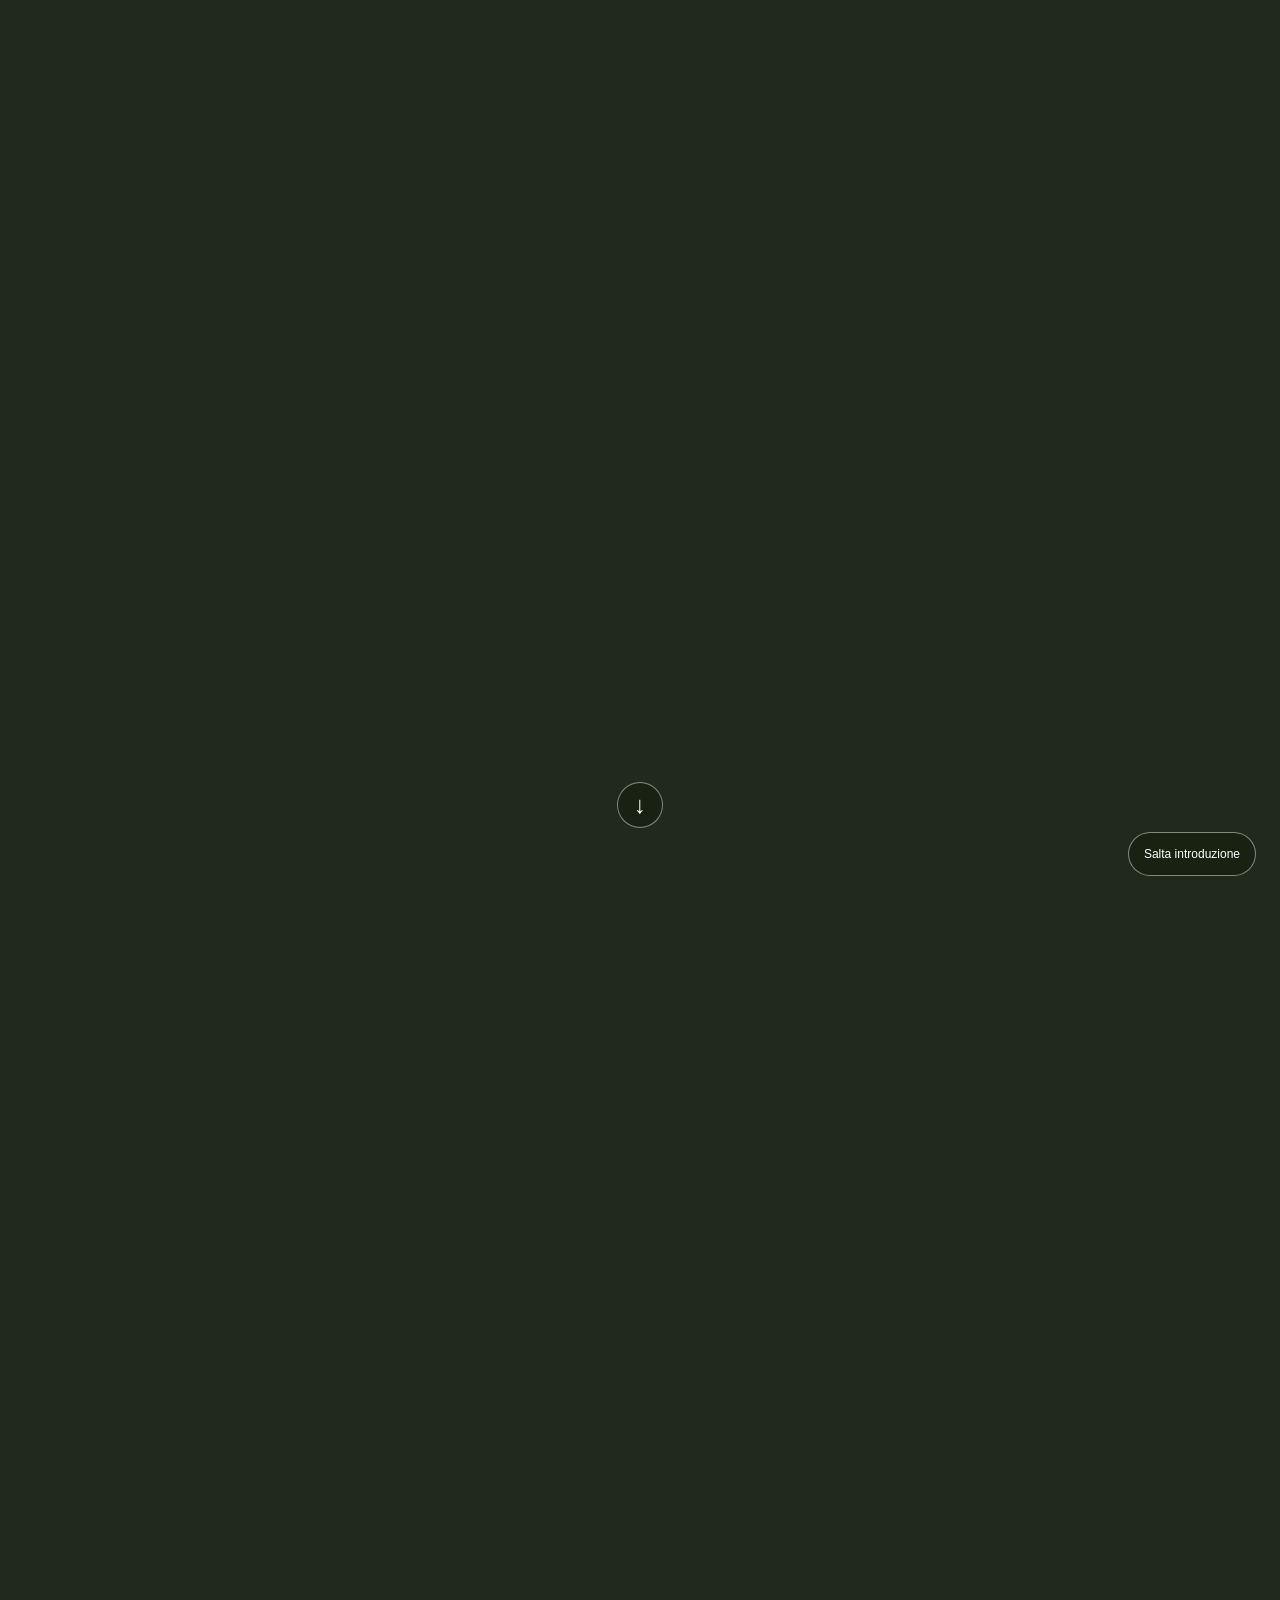
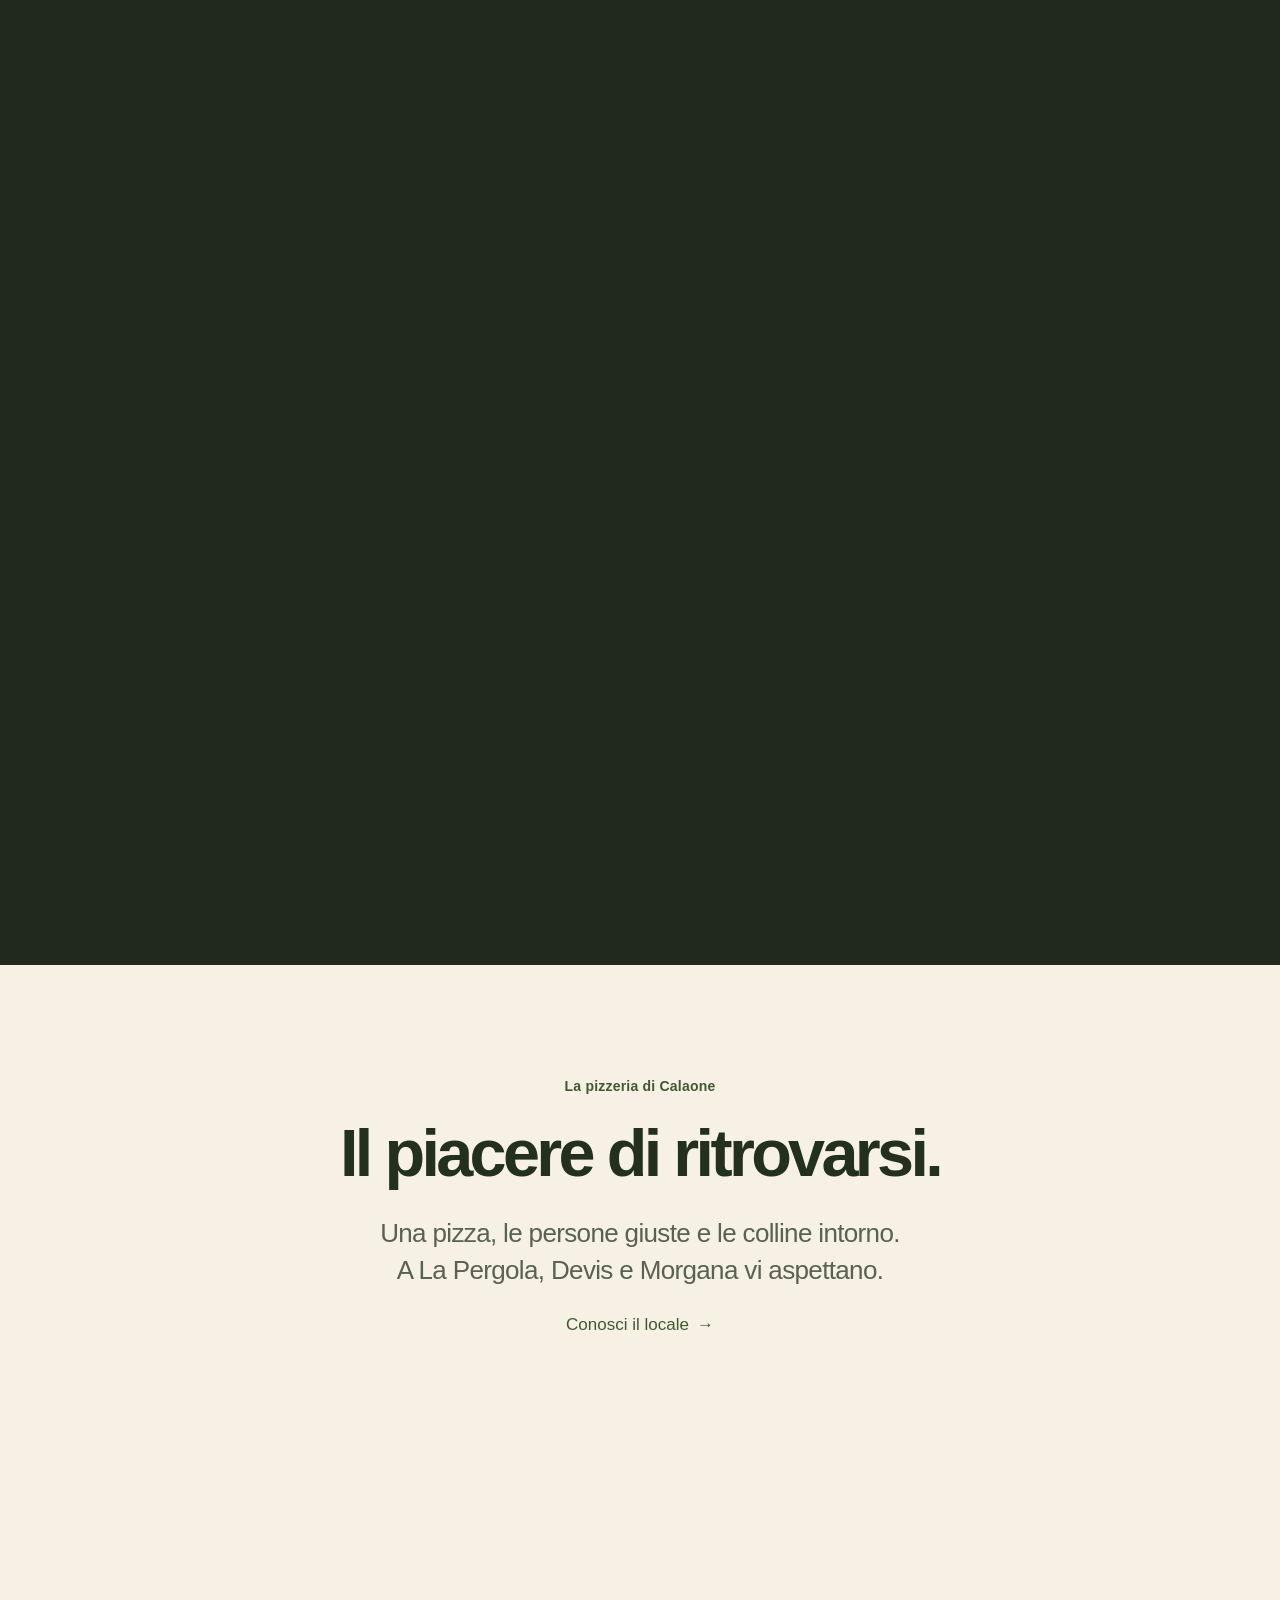
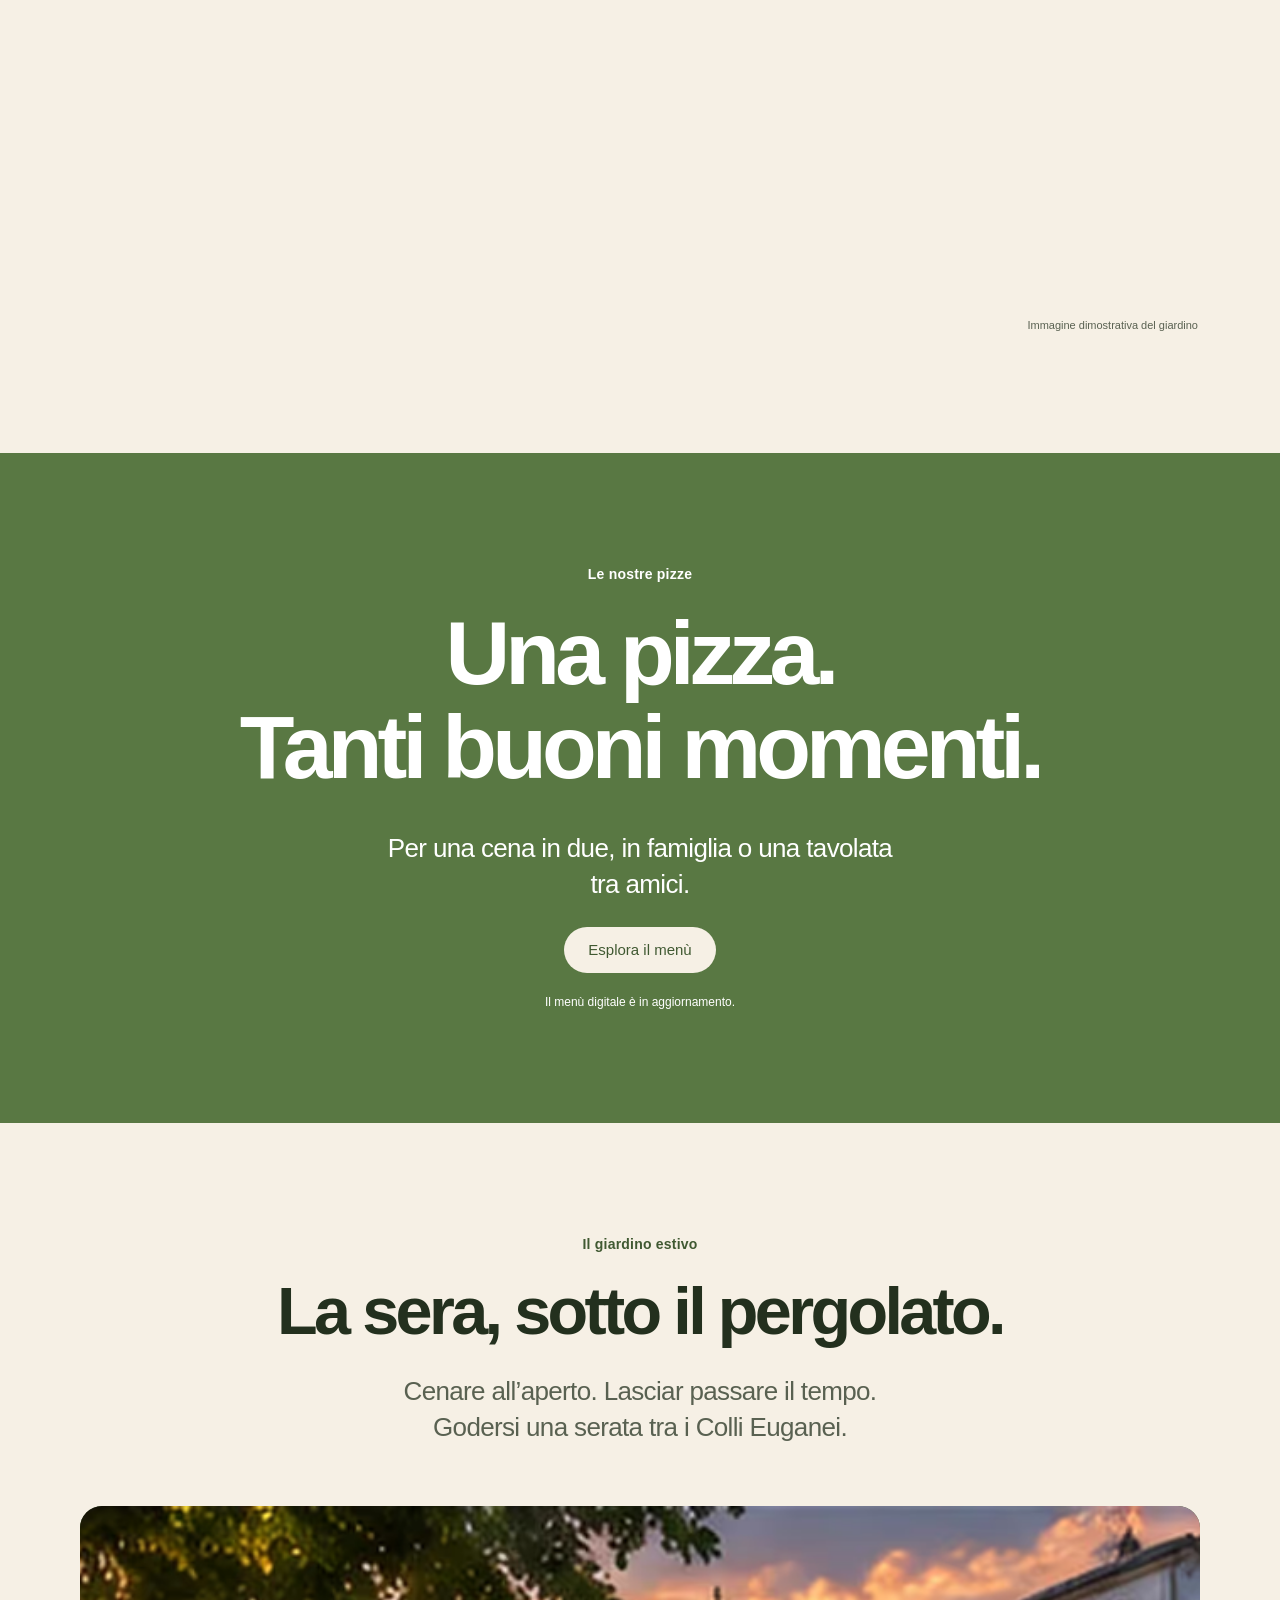
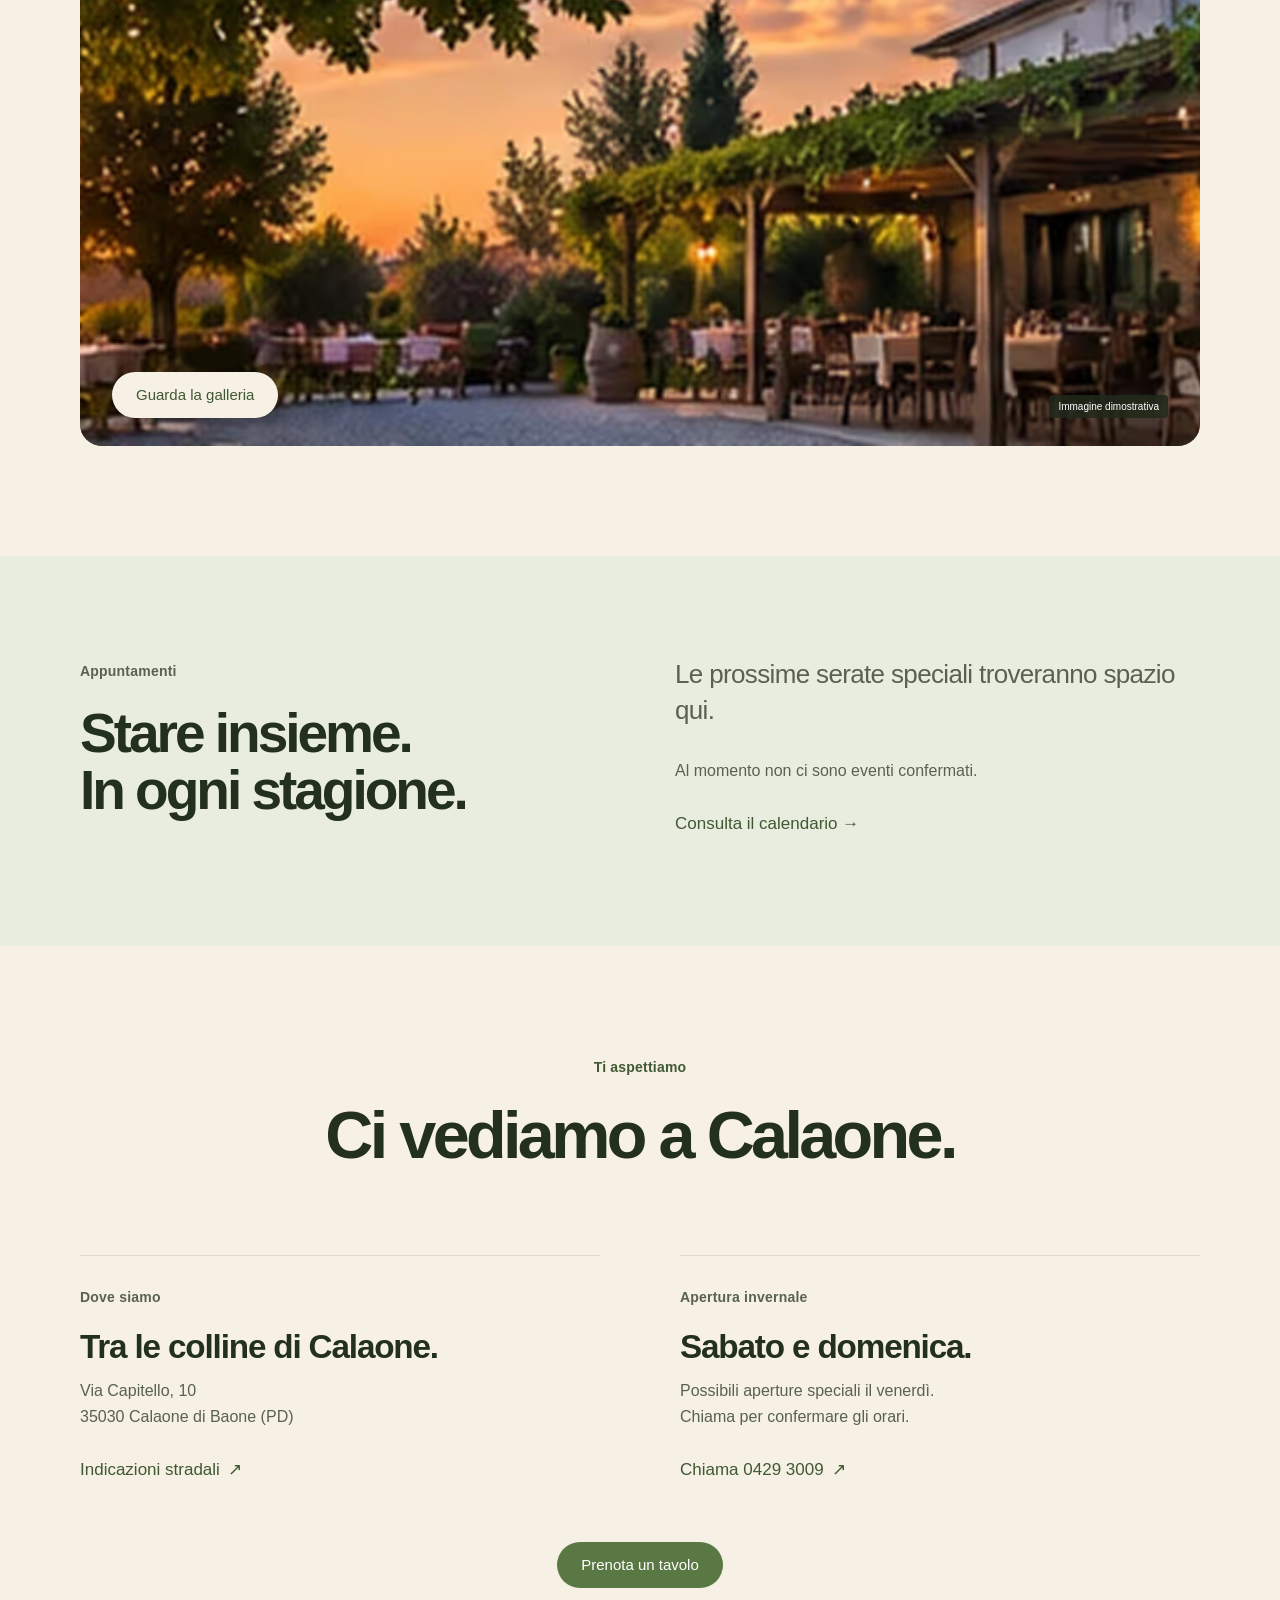
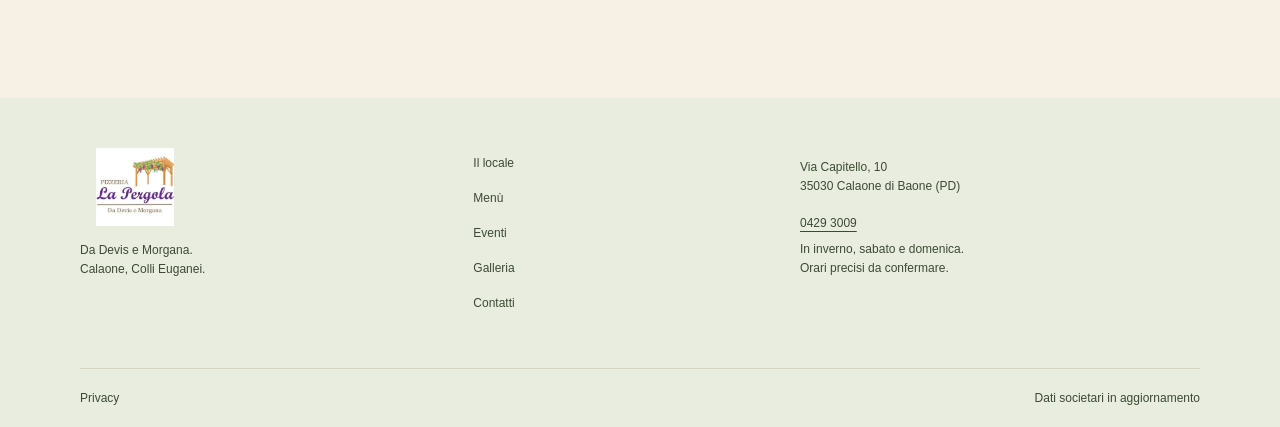
<file: index.html>
<!doctype html>
<html lang="it">
<head>
<meta charset="utf-8">
<meta name="viewport" content="width=device-width,initial-scale=1">
<title>Pizzeria a Calaone, nei Colli Euganei | La Pergola</title>
<meta name="description" content="La Pergola, da Devis e Morgana. Una pizzeria con giardino a Calaone di Baone, tra i Colli Euganei.">
<meta name="robots" content="noindex,follow">
<meta name="theme-color" content="#F6F0E5">
<meta property="og:title" content="Pizzeria a Calaone, nei Colli Euganei | La Pergola">
<meta property="og:description" content="La Pergola, da Devis e Morgana. Una pizzeria con giardino a Calaone di Baone, tra i Colli Euganei.">
<meta property="og:type" content="website">
<meta property="og:locale" content="it_IT">
<link rel="icon" href="assets/brand/favicon.svg">
<link rel="stylesheet" href="assets/css/tokens.css">
<link rel="stylesheet" href="assets/css/site.css">
<script>if(matchMedia('(prefers-reduced-motion: no-preference) and (min-height: 520px)').matches && !location.hash){document.documentElement.classList.add('intro-boot');setTimeout(()=>document.documentElement.classList.remove('intro-boot'),1500)}</script>
<script type="application/ld+json">{"@context": "https://schema.org", "@type": "Restaurant", "name": "Pizzeria La Pergola – Da Devis e Morgana", "telephone": "+3904293009", "address": {"@type": "PostalAddress", "streetAddress": "Via Capitello, 10", "postalCode": "35030", "addressLocality": "Baone", "addressRegion": "PD", "addressCountry": "IT"}}</script>
<script src="assets/js/content.js" defer>
</script>
<script src="assets/js/site.js" defer>
</script>
</head>
<body class="home">
<a class="skip-link" href="#il-locale">Vai al contenuto</a>
<header class="site-header" id="navigazione">
<div class="nav-inner">
<a class="brand" href="index.html" aria-label="La Pergola, homepage">
<img src="assets/brand/logo-web.webp" alt="La Pergola" width="74" height="52">
<span>La Pergola</span>
</a>
<nav class="desktop-nav" aria-label="Navigazione principale">
<a href="chi-siamo.html">Il locale</a>
<a href="menu.html">Menù</a>
<a href="eventi.html">Eventi</a>
<a href="galleria.html">Galleria</a>
<a href="contatti.html">Contatti</a>
</nav>
<a class="button small" href="prenota.html">Prenota</a>
<details class="mobile-nav">
<summary aria-label="Apri navigazione">
<span>
</span>
<span>
</span>
</summary>
<nav aria-label="Navigazione mobile">
<a href="chi-siamo.html">Il locale</a>
<a href="menu.html">Menù</a>
<a href="eventi.html">Eventi</a>
<a href="galleria.html">Galleria</a>
<a href="contatti.html">Contatti</a>
<a href="prenota.html">Prenota un tavolo</a>
</nav>
</details>
</div>
</header>
<main id="contenuto" tabindex="-1">
<section class="cinematic" aria-label="Dal giorno alla sera" data-cinematic>
<div class="stage">
<div class="scenes" aria-hidden="true">
<picture class="scene scene-day">
<source type="image/avif" media="(max-width: 700px)" srcset="assets/images/day-mobile.avif">
<source type="image/avif" srcset="assets/images/day.avif">
<source media="(max-width: 700px)" srcset="assets/images/day-mobile.webp">
<img src="assets/images/day.webp" alt="" width="1470" height="320" decoding="async" fetchpriority="high">
</picture>
<picture class="scene scene-sunset">
<source type="image/avif" media="(max-width: 700px)" srcset="assets/images/sunset-mobile.avif">
<source type="image/avif" srcset="assets/images/sunset.avif">
<source media="(max-width: 700px)" srcset="assets/images/sunset-mobile.webp">
<img src="assets/images/sunset.webp" alt="" width="1470" height="320" decoding="async" fetchpriority="high">
</picture>
<picture class="scene scene-night">
<source type="image/avif" media="(max-width: 700px)" srcset="assets/images/night-mobile.avif">
<source type="image/avif" srcset="assets/images/night.avif">
<source media="(max-width: 700px)" srcset="assets/images/night-mobile.webp">
<img src="assets/images/night.webp" alt="" width="1470" height="320" decoding="async" fetchpriority="high">
</picture>
</div>
<div class="shade">
</div>
<div class="hero-content">
<p class="eyebrow">Da Devis e Morgana · Calaone</p>
<h1 id="hero-heading" tabindex="-1">Le serate più belle<br>iniziano qui.</h1>
<p class="hero-subtitle">La pizza di sempre.<br>Il piacere di stare insieme.</p>
<div class="actions">
<a class="button " href="menu.html">Scopri il menù</a>
<a class="button glass" href="prenota.html">Prenota un tavolo</a>
</div>
</div>
<div class="scene-bottom">
<a href="#il-locale">Scopri La Pergola <span aria-hidden="true">↓</span>
</a>
<small>Scena dimostrativa</small>
</div>
<div class="intro-controls" hidden>
<button class="scroll-arrow" aria-label="Inizia la sequenza" type="button">↓</button>
<button class="skip-intro" type="button">Salta introduzione</button>
</div>
</div>
</section>
<section class="section wrap" id="il-locale" tabindex="-1">
<div class="section-intro">
<p class="eyebrow">La pizzeria di Calaone</p>
<h2>Il piacere di ritrovarsi.</h2>
<p class="lead">Una pizza, le persone giuste e le colline intorno.<br>A La Pergola, Devis e Morgana vi aspettano.</p>
<a class="text-link" href="chi-siamo.html">Conosci il locale <span aria-hidden="true">→</span>
</a>
</div>
<figure class="wide-photo">
<picture class="">
<source type="image/avif" media="(max-width: 700px)" srcset="assets/images/day-mobile.avif">
<source type="image/avif" srcset="assets/images/day.avif">
<source media="(max-width: 700px)" srcset="assets/images/day-mobile.webp">
<img src="assets/images/day.webp" alt="Giardino con pergolato. Immagine dimostrativa." width="1470" height="320" decoding="async" loading="lazy">
</picture>
<figcaption>Immagine dimostrativa del giardino</figcaption>
</figure>
</section>
<section class="pizza-section">
<div class="wrap pizza-inner">
<p class="eyebrow">Le nostre pizze</p>
<h2>Una pizza.<br>Tanti buoni momenti.</h2>
<p class="lead">Per una cena in due, in famiglia o una tavolata tra amici.</p>
<a class="button cream" href="menu.html">Esplora il menù</a>
<p class="quiet">Il menù digitale è in aggiornamento.</p>
</div>
</section>
<section class="section wrap">
<div class="section-intro">
<p class="eyebrow">Il giardino estivo</p>
<h2>La sera, sotto il pergolato.</h2>
<p class="lead">Cenare all’aperto. Lasciar passare il tempo.<br>Godersi una serata tra i Colli Euganei.</p>
</div>
<div class="garden-panel">
<picture class="">
<source type="image/avif" media="(max-width: 700px)" srcset="assets/images/sunset-mobile.avif">
<source type="image/avif" srcset="assets/images/sunset.avif">
<source media="(max-width: 700px)" srcset="assets/images/sunset-mobile.webp">
<img src="assets/images/sunset.webp" alt="Pergolato al tramonto. Scena dimostrativa." width="1470" height="320" decoding="async" loading="lazy">
</picture>
<div>
<a class="button cream" href="galleria.html">Guarda la galleria</a>
<small>Immagine dimostrativa</small>
</div>
</div>
</section>
<section class="events-section">
<div class="wrap events-inner">
<div>
<p class="eyebrow">Appuntamenti</p>
<h2>Stare insieme.<br>In ogni stagione.</h2>
</div>
<div>
<p class="lead">Le prossime serate speciali troveranno spazio qui.</p>
<p>Al momento non ci sono eventi confermati.</p>
<a class="text-link" href="eventi.html">Consulta il calendario →</a>
</div>
</div>
</section>
<section class="section wrap">
<div class="section-intro">
<p class="eyebrow">Ti aspettiamo</p>
<h2>Ci vediamo a Calaone.</h2>
</div>
<div class="visit-grid">
<div>
<p class="eyebrow">Dove siamo</p>
<h3>Tra le colline di Calaone.</h3>
<p>
<span data-contact="street">Via Capitello, 10</span>
<br>
<span data-contact="postalCode">35030</span> <span data-contact="locality">Calaone di Baone</span> (<span data-contact="province">PD</span>)</p>
<a class="text-link" data-map="directionsUrl" href="https://www.google.com/maps/dir/?api=1&destination=Via%20Capitello%2010%2C%20Baone%20PD">Indicazioni stradali <span aria-hidden="true">↗</span>
</a>
</div>
<div>
<p class="eyebrow">Apertura invernale</p>
<h3>Sabato e domenica.</h3>
<p>Possibili aperture speciali il venerdì.<br>Chiama per confermare gli orari.</p>
<a class="text-link" href="tel:+3904293009">Chiama 0429 3009 <span aria-hidden="true">↗</span>
</a>
</div>
</div>
<div class="center">
<a class="button " href="prenota.html">Prenota un tavolo</a>
</div>
</section>
</main>
<footer class="footer">
<div class="wrap footer-top">
<div>
<img src="assets/brand/logo-web.webp" width="110" height="78" alt="La Pergola" loading="lazy">
<p>Da Devis e Morgana.<br>Calaone, Colli Euganei.</p>
</div>
<nav aria-label="Navigazione a piè di pagina">
<a href="chi-siamo.html">Il locale</a>
<a href="menu.html">Menù</a>
<a href="eventi.html">Eventi</a>
<a href="galleria.html">Galleria</a>
<a href="contatti.html">Contatti</a>
</nav>
<div>
<p>
<span data-contact="street">Via Capitello, 10</span>
<br>
<span data-contact="postalCode">35030</span> <span data-contact="locality">Calaone di Baone</span> (<span data-contact="province">PD</span>)</p>
<a href="tel:+3904293009">
<span data-contact="telephoneLabel">0429 3009</span>
</a>
<p>In inverno, sabato e domenica.<br>Orari precisi da confermare.</p>
</div>
</div>
<div class="wrap footer-bottom">
<a href="privacy.html">Privacy</a>
<span>Dati societari in aggiornamento</span>
</div>
</footer>
</body>
</html>
</file>
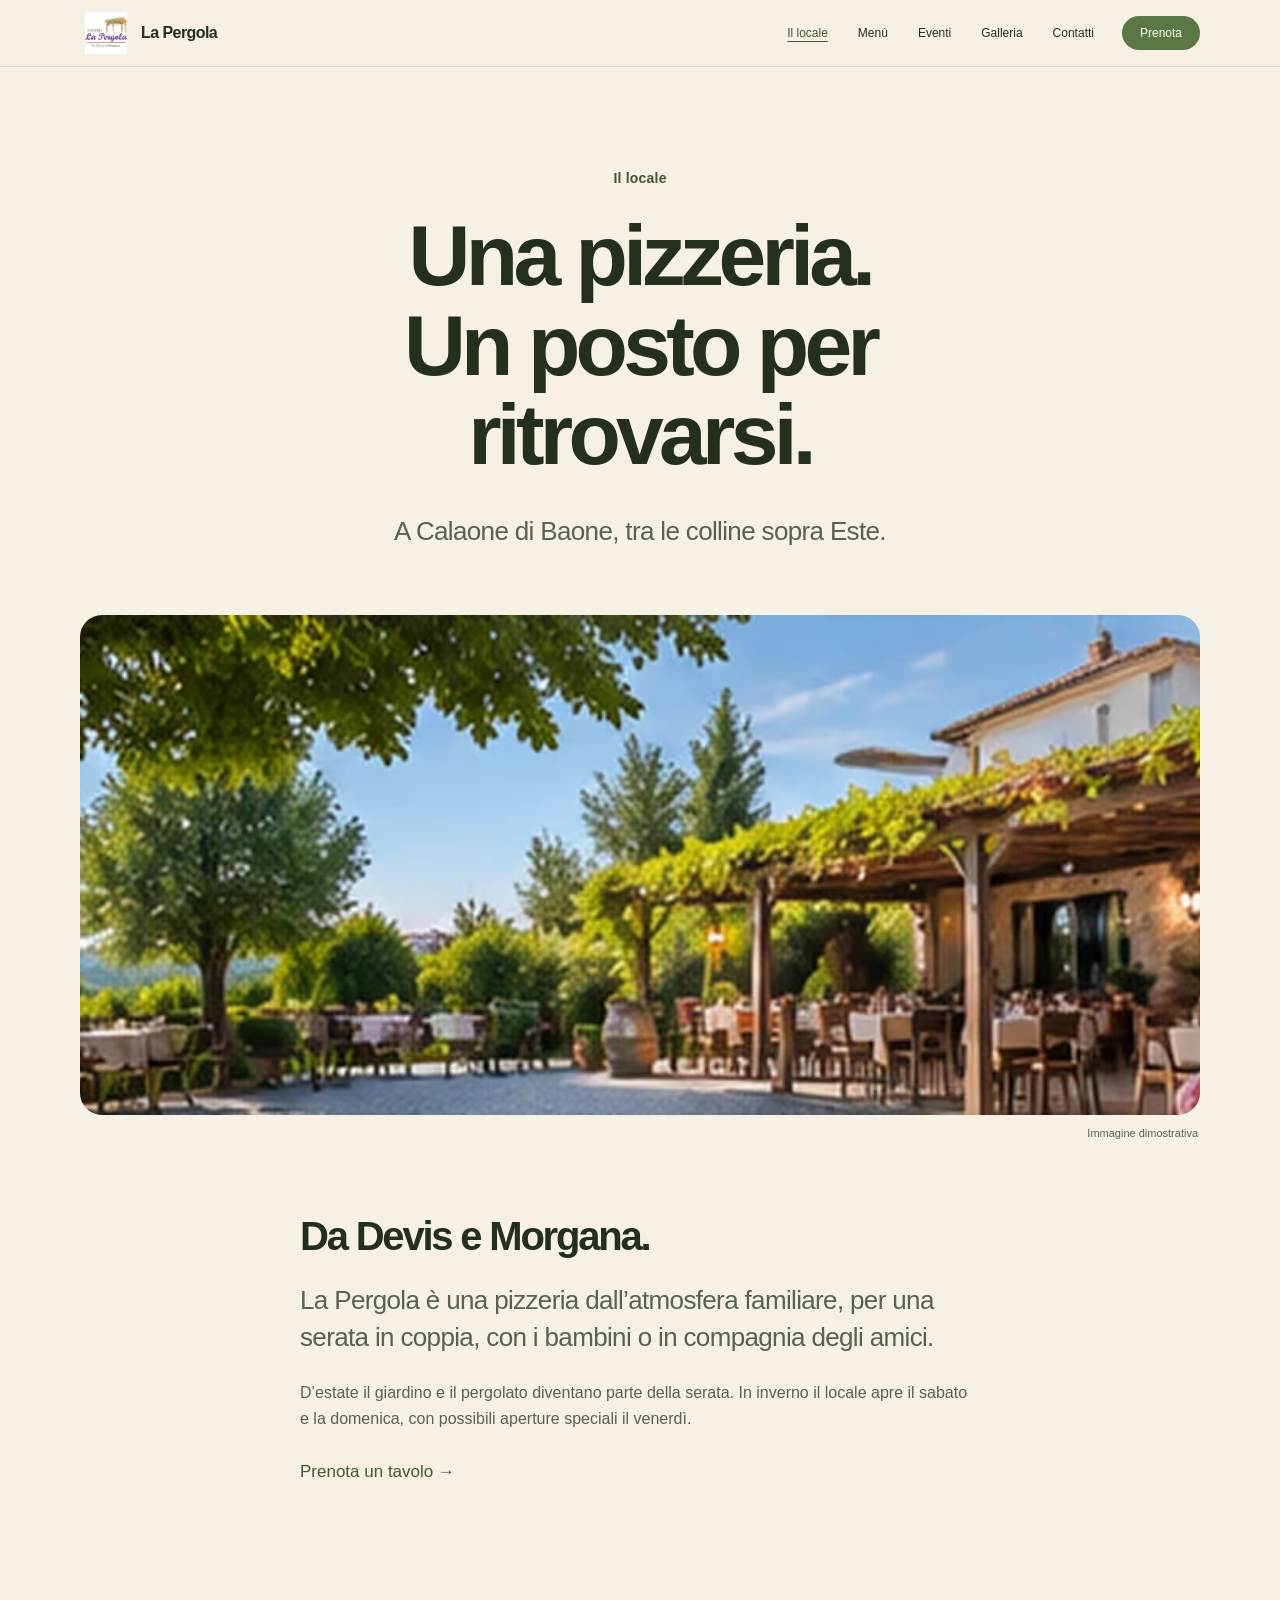
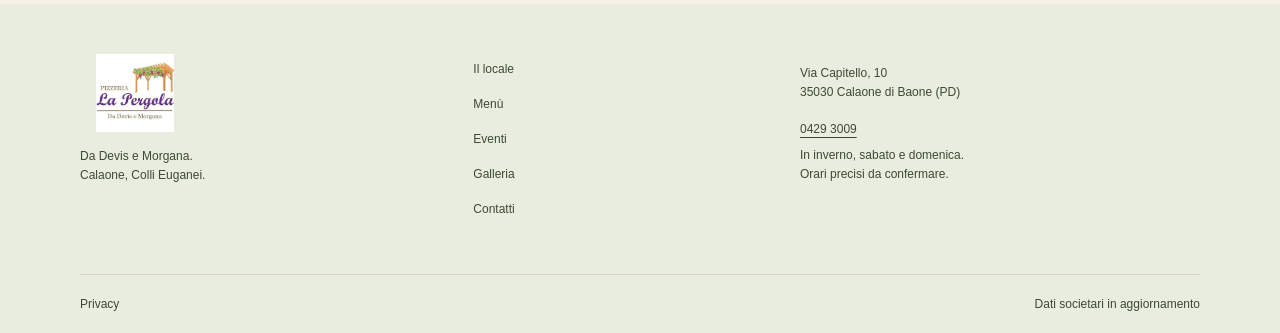
<file: chi-siamo.html>
<!doctype html>
<html lang="it">
<head>
<meta charset="utf-8">
<meta name="viewport" content="width=device-width,initial-scale=1">
<title>La pizzeria di Devis e Morgana | La Pergola</title>
<meta name="description" content="Conosci La Pergola a Calaone, la pizzeria di Devis e Morgana tra i Colli Euganei.">
<meta name="robots" content="noindex,follow">
<meta name="theme-color" content="#F6F0E5">
<meta property="og:title" content="La pizzeria di Devis e Morgana | La Pergola">
<meta property="og:description" content="Conosci La Pergola a Calaone, la pizzeria di Devis e Morgana tra i Colli Euganei.">
<meta property="og:type" content="website">
<meta property="og:locale" content="it_IT">
<link rel="icon" href="assets/brand/favicon.svg">
<link rel="stylesheet" href="assets/css/tokens.css">
<link rel="stylesheet" href="assets/css/site.css">
<script type="application/ld+json">{"@context": "https://schema.org", "@type": "Restaurant", "name": "Pizzeria La Pergola – Da Devis e Morgana", "telephone": "+3904293009", "address": {"@type": "PostalAddress", "streetAddress": "Via Capitello, 10", "postalCode": "35030", "addressLocality": "Baone", "addressRegion": "PD", "addressCountry": "IT"}}</script>
<script src="assets/js/content.js" defer>
</script>
<script src="assets/js/site.js" defer>
</script>
</head>
<body>
<a class="skip-link" href="#contenuto">Vai al contenuto</a>
<header class="site-header" id="navigazione">
<div class="nav-inner">
<a class="brand" href="index.html" aria-label="La Pergola, homepage">
<img src="assets/brand/logo-web.webp" alt="La Pergola" width="74" height="52">
<span>La Pergola</span>
</a>
<nav class="desktop-nav" aria-label="Navigazione principale">
<a href="chi-siamo.html" aria-current="page">Il locale</a>
<a href="menu.html">Menù</a>
<a href="eventi.html">Eventi</a>
<a href="galleria.html">Galleria</a>
<a href="contatti.html">Contatti</a>
</nav>
<a class="button small" href="prenota.html">Prenota</a>
<details class="mobile-nav">
<summary aria-label="Apri navigazione">
<span>
</span>
<span>
</span>
</summary>
<nav aria-label="Navigazione mobile">
<a href="chi-siamo.html" aria-current="page">Il locale</a>
<a href="menu.html">Menù</a>
<a href="eventi.html">Eventi</a>
<a href="galleria.html">Galleria</a>
<a href="contatti.html">Contatti</a>
<a href="prenota.html">Prenota un tavolo</a>
</nav>
</details>
</div>
</header>
<main id="contenuto" tabindex="-1">
<section class="page-title wrap">
<p class="eyebrow">Il locale</p>
<h1>Una pizzeria.<br>Un posto per ritrovarsi.</h1>
<p class="lead">A Calaone di Baone, tra le colline sopra Este.</p>
</section>
<section class="wrap content-section">
<figure class="wide-photo">
<picture class="">
<source type="image/avif" media="(max-width: 700px)" srcset="assets/images/day-mobile.avif">
<source type="image/avif" srcset="assets/images/day.avif">
<source media="(max-width: 700px)" srcset="assets/images/day-mobile.webp">
<img src="assets/images/day.webp" alt="Scena dimostrativa del giardino" width="1470" height="320" decoding="async" loading="lazy">
</picture>
<figcaption>Immagine dimostrativa</figcaption>
</figure>
<div class="story">
<h2>Da Devis e Morgana.</h2>
<p class="lead">La Pergola è una pizzeria dall’atmosfera familiare, per una serata in coppia, con i bambini o in compagnia degli amici.</p>
<p>D’estate il giardino e il pergolato diventano parte della serata. In inverno il locale apre il sabato e la domenica, con possibili aperture speciali il venerdì.</p>
<a class="text-link" href="prenota.html">Prenota un tavolo →</a>
</div>
</section>
</main>
<footer class="footer">
<div class="wrap footer-top">
<div>
<img src="assets/brand/logo-web.webp" width="110" height="78" alt="La Pergola" loading="lazy">
<p>Da Devis e Morgana.<br>Calaone, Colli Euganei.</p>
</div>
<nav aria-label="Navigazione a piè di pagina">
<a href="chi-siamo.html">Il locale</a>
<a href="menu.html">Menù</a>
<a href="eventi.html">Eventi</a>
<a href="galleria.html">Galleria</a>
<a href="contatti.html">Contatti</a>
</nav>
<div>
<p>
<span data-contact="street">Via Capitello, 10</span>
<br>
<span data-contact="postalCode">35030</span> <span data-contact="locality">Calaone di Baone</span> (<span data-contact="province">PD</span>)</p>
<a href="tel:+3904293009">
<span data-contact="telephoneLabel">0429 3009</span>
</a>
<p>In inverno, sabato e domenica.<br>Orari precisi da confermare.</p>
</div>
</div>
<div class="wrap footer-bottom">
<a href="privacy.html">Privacy</a>
<span>Dati societari in aggiornamento</span>
</div>
</footer>
</body>
</html>
</file>
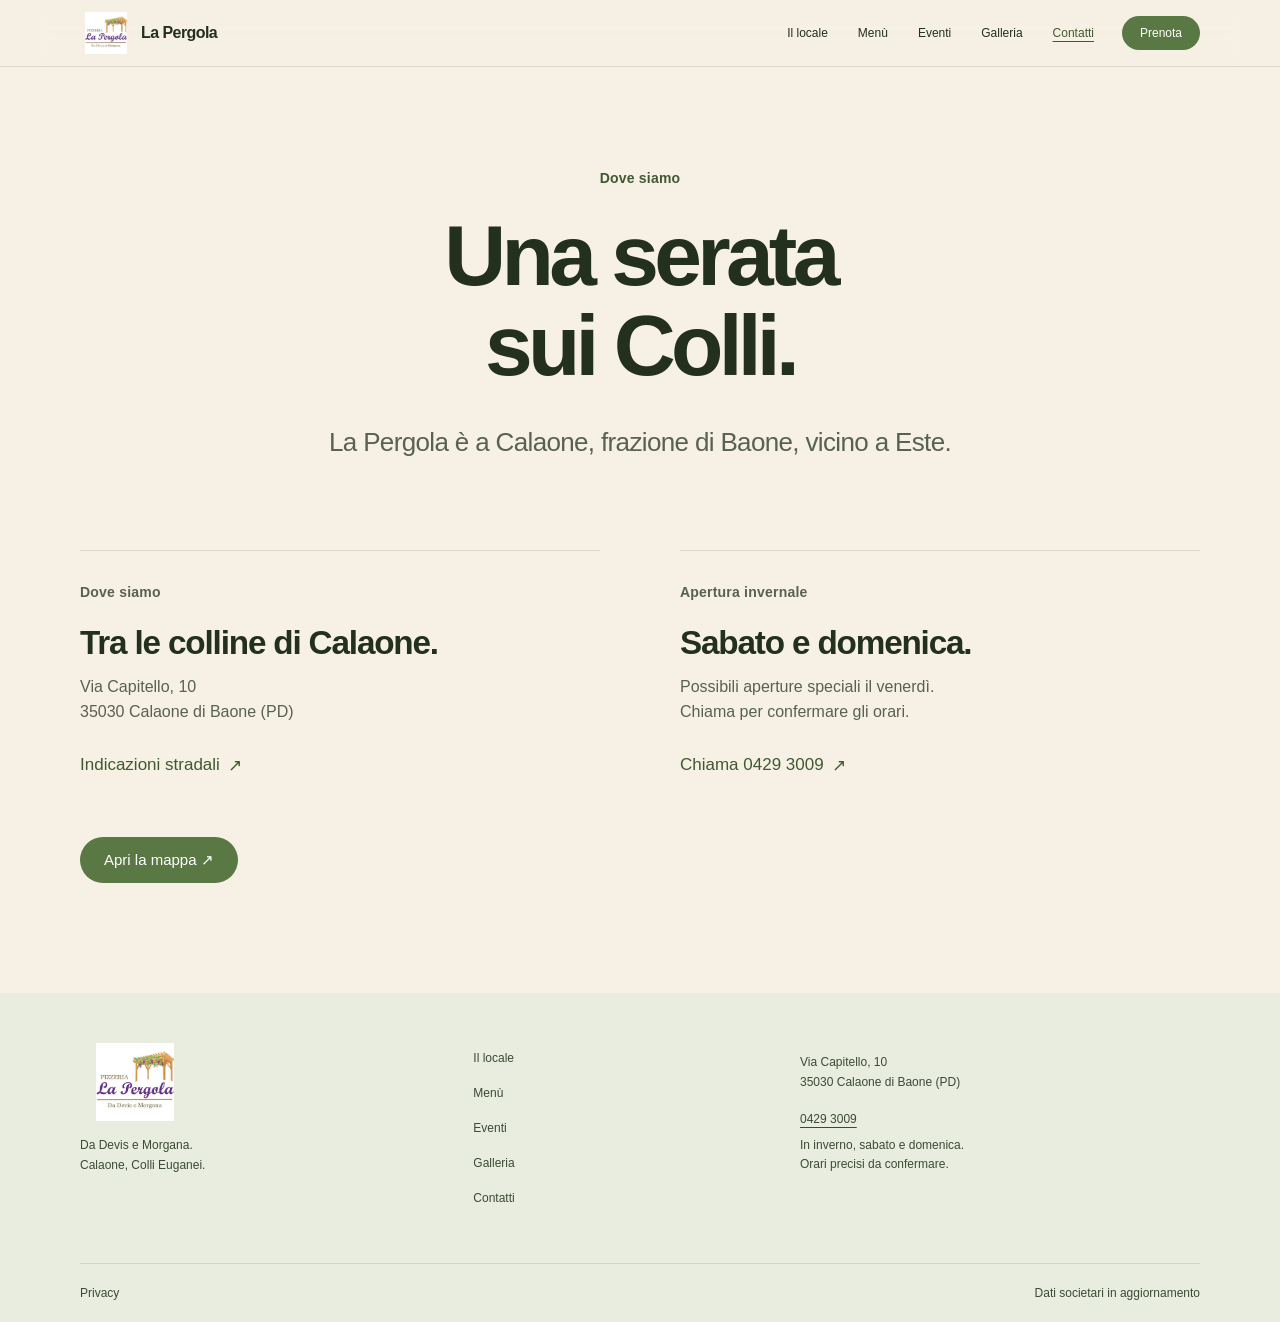
<file: contatti.html>
<!doctype html>
<html lang="it">
<head>
<meta charset="utf-8">
<meta name="viewport" content="width=device-width,initial-scale=1">
<title>Contatti e indicazioni | La Pergola</title>
<meta name="description" content="Come raggiungere La Pergola in Via Capitello 10 a Calaone di Baone.">
<meta name="robots" content="noindex,follow">
<meta name="theme-color" content="#F6F0E5">
<meta property="og:title" content="Contatti e indicazioni | La Pergola">
<meta property="og:description" content="Come raggiungere La Pergola in Via Capitello 10 a Calaone di Baone.">
<meta property="og:type" content="website">
<meta property="og:locale" content="it_IT">
<link rel="icon" href="assets/brand/favicon.svg">
<link rel="stylesheet" href="assets/css/tokens.css">
<link rel="stylesheet" href="assets/css/site.css">
<script type="application/ld+json">{"@context": "https://schema.org", "@type": "Restaurant", "name": "Pizzeria La Pergola – Da Devis e Morgana", "telephone": "+3904293009", "address": {"@type": "PostalAddress", "streetAddress": "Via Capitello, 10", "postalCode": "35030", "addressLocality": "Baone", "addressRegion": "PD", "addressCountry": "IT"}}</script>
<script src="assets/js/content.js" defer>
</script>
<script src="assets/js/site.js" defer>
</script>
</head>
<body>
<a class="skip-link" href="#contenuto">Vai al contenuto</a>
<header class="site-header" id="navigazione">
<div class="nav-inner">
<a class="brand" href="index.html" aria-label="La Pergola, homepage">
<img src="assets/brand/logo-web.webp" alt="La Pergola" width="74" height="52">
<span>La Pergola</span>
</a>
<nav class="desktop-nav" aria-label="Navigazione principale">
<a href="chi-siamo.html">Il locale</a>
<a href="menu.html">Menù</a>
<a href="eventi.html">Eventi</a>
<a href="galleria.html">Galleria</a>
<a href="contatti.html" aria-current="page">Contatti</a>
</nav>
<a class="button small" href="prenota.html">Prenota</a>
<details class="mobile-nav">
<summary aria-label="Apri navigazione">
<span>
</span>
<span>
</span>
</summary>
<nav aria-label="Navigazione mobile">
<a href="chi-siamo.html">Il locale</a>
<a href="menu.html">Menù</a>
<a href="eventi.html">Eventi</a>
<a href="galleria.html">Galleria</a>
<a href="contatti.html" aria-current="page">Contatti</a>
<a href="prenota.html">Prenota un tavolo</a>
</nav>
</details>
</div>
</header>
<main id="contenuto" tabindex="-1">
<section class="page-title wrap">
<p class="eyebrow">Dove siamo</p>
<h1>Una serata sui Colli.</h1>
<p class="lead">La Pergola è a Calaone, frazione di Baone, vicino a Este.</p>
</section>
<section class="wrap content-section">
<div class="visit-grid">
<div>
<p class="eyebrow">Dove siamo</p>
<h3>Tra le colline di Calaone.</h3>
<p>
<span data-contact="street">Via Capitello, 10</span>
<br>
<span data-contact="postalCode">35030</span> <span data-contact="locality">Calaone di Baone</span> (<span data-contact="province">PD</span>)</p>
<a class="text-link" data-map="directionsUrl" href="https://www.google.com/maps/dir/?api=1&destination=Via%20Capitello%2010%2C%20Baone%20PD">Indicazioni stradali <span aria-hidden="true">↗</span>
</a>
</div>
<div>
<p class="eyebrow">Apertura invernale</p>
<h3>Sabato e domenica.</h3>
<p>Possibili aperture speciali il venerdì.<br>Chiama per confermare gli orari.</p>
<a class="text-link" href="tel:+3904293009">Chiama 0429 3009 <span aria-hidden="true">↗</span>
</a>
</div>
</div>
<a class="button" data-map="mapUrl" href="https://www.google.com/maps/search/?api=1&query=Pizzeria%20La%20Pergola%20Via%20Capitello%2010%20Baone">Apri la mappa ↗</a>
</section>
</main>
<footer class="footer">
<div class="wrap footer-top">
<div>
<img src="assets/brand/logo-web.webp" width="110" height="78" alt="La Pergola" loading="lazy">
<p>Da Devis e Morgana.<br>Calaone, Colli Euganei.</p>
</div>
<nav aria-label="Navigazione a piè di pagina">
<a href="chi-siamo.html">Il locale</a>
<a href="menu.html">Menù</a>
<a href="eventi.html">Eventi</a>
<a href="galleria.html">Galleria</a>
<a href="contatti.html">Contatti</a>
</nav>
<div>
<p>
<span data-contact="street">Via Capitello, 10</span>
<br>
<span data-contact="postalCode">35030</span> <span data-contact="locality">Calaone di Baone</span> (<span data-contact="province">PD</span>)</p>
<a href="tel:+3904293009">
<span data-contact="telephoneLabel">0429 3009</span>
</a>
<p>In inverno, sabato e domenica.<br>Orari precisi da confermare.</p>
</div>
</div>
<div class="wrap footer-bottom">
<a href="privacy.html">Privacy</a>
<span>Dati societari in aggiornamento</span>
</div>
</footer>
</body>
</html>
</file>
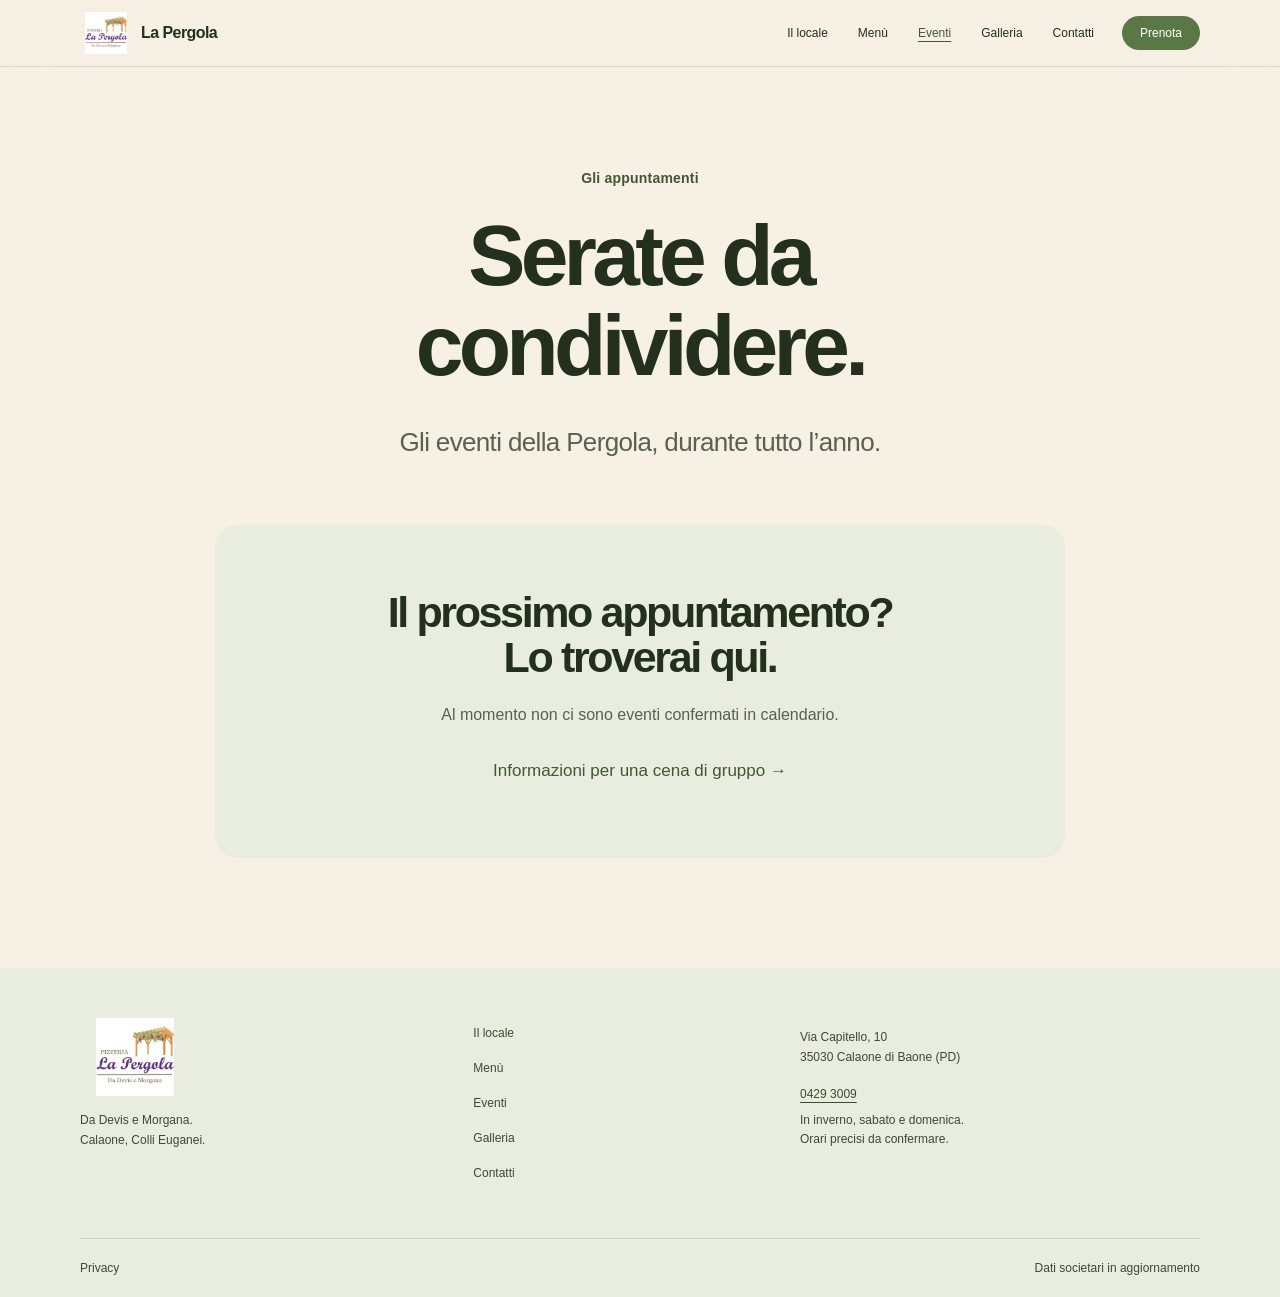
<file: eventi.html>
<!doctype html>
<html lang="it">
<head>
<meta charset="utf-8">
<meta name="viewport" content="width=device-width,initial-scale=1">
<title>Eventi e serate speciali | La Pergola</title>
<meta name="description" content="Il calendario delle serate confermate a La Pergola.">
<meta name="robots" content="noindex,follow">
<meta name="theme-color" content="#F6F0E5">
<meta property="og:title" content="Eventi e serate speciali | La Pergola">
<meta property="og:description" content="Il calendario delle serate confermate a La Pergola.">
<meta property="og:type" content="website">
<meta property="og:locale" content="it_IT">
<link rel="icon" href="assets/brand/favicon.svg">
<link rel="stylesheet" href="assets/css/tokens.css">
<link rel="stylesheet" href="assets/css/site.css">
<script type="application/ld+json">{"@context": "https://schema.org", "@type": "Restaurant", "name": "Pizzeria La Pergola – Da Devis e Morgana", "telephone": "+3904293009", "address": {"@type": "PostalAddress", "streetAddress": "Via Capitello, 10", "postalCode": "35030", "addressLocality": "Baone", "addressRegion": "PD", "addressCountry": "IT"}}</script>
<script src="assets/js/content.js" defer>
</script>
<script src="assets/js/site.js" defer>
</script>
</head>
<body>
<a class="skip-link" href="#contenuto">Vai al contenuto</a>
<header class="site-header" id="navigazione">
<div class="nav-inner">
<a class="brand" href="index.html" aria-label="La Pergola, homepage">
<img src="assets/brand/logo-web.webp" alt="La Pergola" width="74" height="52">
<span>La Pergola</span>
</a>
<nav class="desktop-nav" aria-label="Navigazione principale">
<a href="chi-siamo.html">Il locale</a>
<a href="menu.html">Menù</a>
<a href="eventi.html" aria-current="page">Eventi</a>
<a href="galleria.html">Galleria</a>
<a href="contatti.html">Contatti</a>
</nav>
<a class="button small" href="prenota.html">Prenota</a>
<details class="mobile-nav">
<summary aria-label="Apri navigazione">
<span>
</span>
<span>
</span>
</summary>
<nav aria-label="Navigazione mobile">
<a href="chi-siamo.html">Il locale</a>
<a href="menu.html">Menù</a>
<a href="eventi.html" aria-current="page">Eventi</a>
<a href="galleria.html">Galleria</a>
<a href="contatti.html">Contatti</a>
<a href="prenota.html">Prenota un tavolo</a>
</nav>
</details>
</div>
</header>
<main id="contenuto" tabindex="-1">
<section class="page-title wrap">
<p class="eyebrow">Gli appuntamenti</p>
<h1>Serate da condividere.</h1>
<p class="lead">Gli eventi della Pergola, durante tutto l’anno.</p>
</section>
<section class="wrap content-section">
<div id="events-list">
<div class="empty-state">
<h2>Il prossimo appuntamento?<br>Lo troverai qui.</h2>
<p>Al momento non ci sono eventi confermati in calendario.</p>
<a class="text-link" href="prenota.html">Informazioni per una cena di gruppo →</a>
</div>
</div>
</section>
</main>
<footer class="footer">
<div class="wrap footer-top">
<div>
<img src="assets/brand/logo-web.webp" width="110" height="78" alt="La Pergola" loading="lazy">
<p>Da Devis e Morgana.<br>Calaone, Colli Euganei.</p>
</div>
<nav aria-label="Navigazione a piè di pagina">
<a href="chi-siamo.html">Il locale</a>
<a href="menu.html">Menù</a>
<a href="eventi.html">Eventi</a>
<a href="galleria.html">Galleria</a>
<a href="contatti.html">Contatti</a>
</nav>
<div>
<p>
<span data-contact="street">Via Capitello, 10</span>
<br>
<span data-contact="postalCode">35030</span> <span data-contact="locality">Calaone di Baone</span> (<span data-contact="province">PD</span>)</p>
<a href="tel:+3904293009">
<span data-contact="telephoneLabel">0429 3009</span>
</a>
<p>In inverno, sabato e domenica.<br>Orari precisi da confermare.</p>
</div>
</div>
<div class="wrap footer-bottom">
<a href="privacy.html">Privacy</a>
<span>Dati societari in aggiornamento</span>
</div>
</footer>
</body>
</html>
</file>
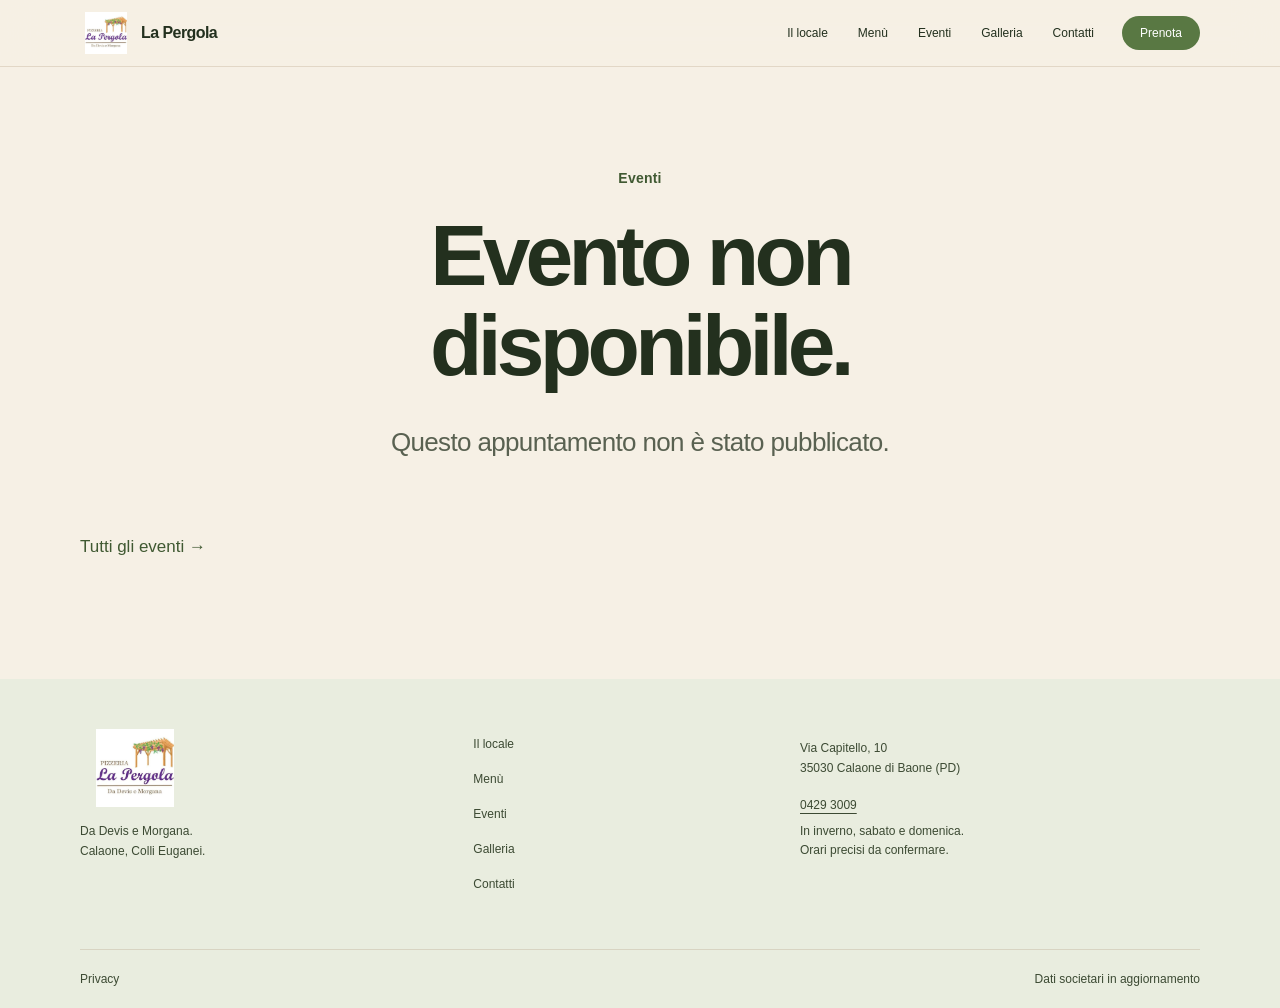
<file: evento.html>
<!doctype html>
<html lang="it">
<head>
<meta charset="utf-8">
<meta name="viewport" content="width=device-width,initial-scale=1">
<title>Dettaglio evento | La Pergola</title>
<meta name="description" content="Informazioni sugli eventi confermati della Pergola.">
<meta name="robots" content="noindex,follow">
<meta name="theme-color" content="#F6F0E5">
<meta property="og:title" content="Dettaglio evento | La Pergola">
<meta property="og:description" content="Informazioni sugli eventi confermati della Pergola.">
<meta property="og:type" content="website">
<meta property="og:locale" content="it_IT">
<link rel="icon" href="assets/brand/favicon.svg">
<link rel="stylesheet" href="assets/css/tokens.css">
<link rel="stylesheet" href="assets/css/site.css">
<script type="application/ld+json">{"@context": "https://schema.org", "@type": "Restaurant", "name": "Pizzeria La Pergola – Da Devis e Morgana", "telephone": "+3904293009", "address": {"@type": "PostalAddress", "streetAddress": "Via Capitello, 10", "postalCode": "35030", "addressLocality": "Baone", "addressRegion": "PD", "addressCountry": "IT"}}</script>
<script src="assets/js/content.js" defer>
</script>
<script src="assets/js/site.js" defer>
</script>
</head>
<body>
<a class="skip-link" href="#contenuto">Vai al contenuto</a>
<header class="site-header" id="navigazione">
<div class="nav-inner">
<a class="brand" href="index.html" aria-label="La Pergola, homepage">
<img src="assets/brand/logo-web.webp" alt="La Pergola" width="74" height="52">
<span>La Pergola</span>
</a>
<nav class="desktop-nav" aria-label="Navigazione principale">
<a href="chi-siamo.html">Il locale</a>
<a href="menu.html">Menù</a>
<a href="eventi.html">Eventi</a>
<a href="galleria.html">Galleria</a>
<a href="contatti.html">Contatti</a>
</nav>
<a class="button small" href="prenota.html">Prenota</a>
<details class="mobile-nav">
<summary aria-label="Apri navigazione">
<span>
</span>
<span>
</span>
</summary>
<nav aria-label="Navigazione mobile">
<a href="chi-siamo.html">Il locale</a>
<a href="menu.html">Menù</a>
<a href="eventi.html">Eventi</a>
<a href="galleria.html">Galleria</a>
<a href="contatti.html">Contatti</a>
<a href="prenota.html">Prenota un tavolo</a>
</nav>
</details>
</div>
</header>
<main id="contenuto" tabindex="-1">
<article id="event-detail">
<section class="page-title wrap">
<p class="eyebrow">Eventi</p>
<h1>Evento non disponibile.</h1>
<p class="lead">Questo appuntamento non è stato pubblicato.</p>
</section>
<div class="wrap content-section">
<a class="text-link" href="eventi.html">Tutti gli eventi →</a>
</div>
</article>
</main>
<footer class="footer">
<div class="wrap footer-top">
<div>
<img src="assets/brand/logo-web.webp" width="110" height="78" alt="La Pergola" loading="lazy">
<p>Da Devis e Morgana.<br>Calaone, Colli Euganei.</p>
</div>
<nav aria-label="Navigazione a piè di pagina">
<a href="chi-siamo.html">Il locale</a>
<a href="menu.html">Menù</a>
<a href="eventi.html">Eventi</a>
<a href="galleria.html">Galleria</a>
<a href="contatti.html">Contatti</a>
</nav>
<div>
<p>
<span data-contact="street">Via Capitello, 10</span>
<br>
<span data-contact="postalCode">35030</span> <span data-contact="locality">Calaone di Baone</span> (<span data-contact="province">PD</span>)</p>
<a href="tel:+3904293009">
<span data-contact="telephoneLabel">0429 3009</span>
</a>
<p>In inverno, sabato e domenica.<br>Orari precisi da confermare.</p>
</div>
</div>
<div class="wrap footer-bottom">
<a href="privacy.html">Privacy</a>
<span>Dati societari in aggiornamento</span>
</div>
</footer>
</body>
</html>
</file>
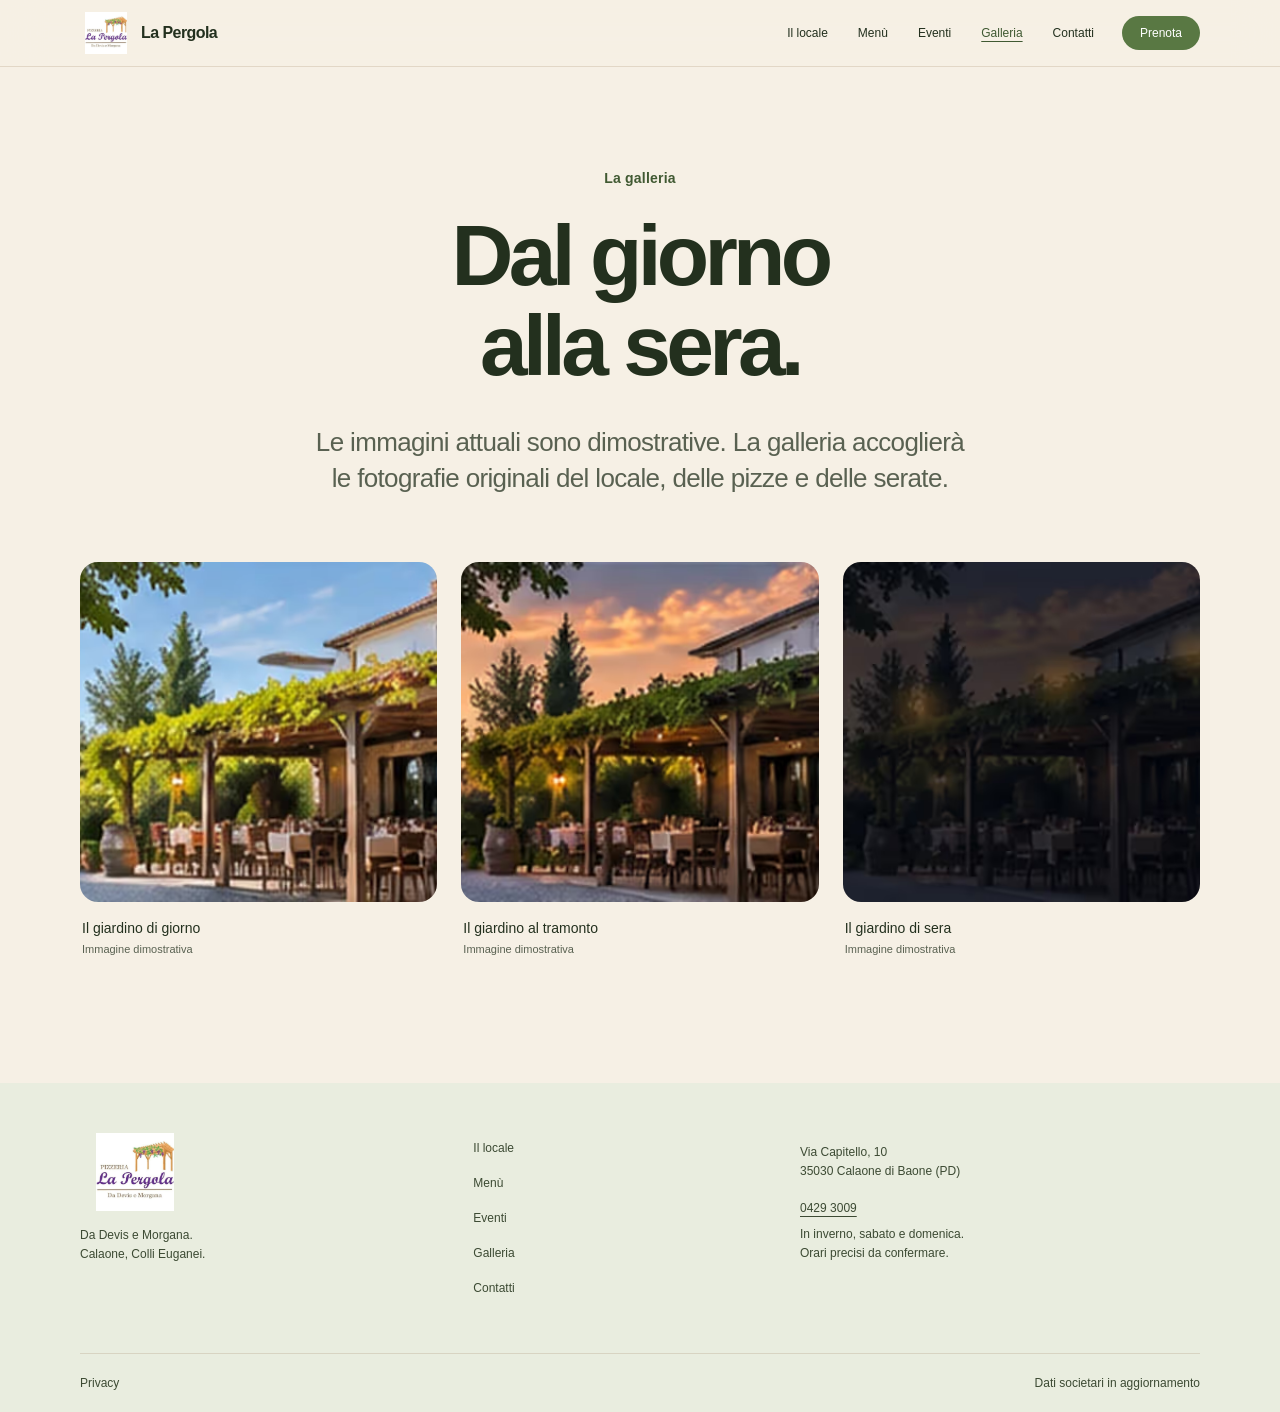
<file: galleria.html>
<!doctype html>
<html lang="it">
<head>
<meta charset="utf-8">
<meta name="viewport" content="width=device-width,initial-scale=1">
<title>Galleria del giardino | La Pergola</title>
<meta name="description" content="Le scene dimostrative del giardino della Pergola dal giorno alla sera.">
<meta name="robots" content="noindex,follow">
<meta name="theme-color" content="#F6F0E5">
<meta property="og:title" content="Galleria del giardino | La Pergola">
<meta property="og:description" content="Le scene dimostrative del giardino della Pergola dal giorno alla sera.">
<meta property="og:type" content="website">
<meta property="og:locale" content="it_IT">
<link rel="icon" href="assets/brand/favicon.svg">
<link rel="stylesheet" href="assets/css/tokens.css">
<link rel="stylesheet" href="assets/css/site.css">
<script type="application/ld+json">{"@context": "https://schema.org", "@type": "Restaurant", "name": "Pizzeria La Pergola – Da Devis e Morgana", "telephone": "+3904293009", "address": {"@type": "PostalAddress", "streetAddress": "Via Capitello, 10", "postalCode": "35030", "addressLocality": "Baone", "addressRegion": "PD", "addressCountry": "IT"}}</script>
<script src="assets/js/content.js" defer>
</script>
<script src="assets/js/site.js" defer>
</script>
</head>
<body>
<a class="skip-link" href="#contenuto">Vai al contenuto</a>
<header class="site-header" id="navigazione">
<div class="nav-inner">
<a class="brand" href="index.html" aria-label="La Pergola, homepage">
<img src="assets/brand/logo-web.webp" alt="La Pergola" width="74" height="52">
<span>La Pergola</span>
</a>
<nav class="desktop-nav" aria-label="Navigazione principale">
<a href="chi-siamo.html">Il locale</a>
<a href="menu.html">Menù</a>
<a href="eventi.html">Eventi</a>
<a href="galleria.html" aria-current="page">Galleria</a>
<a href="contatti.html">Contatti</a>
</nav>
<a class="button small" href="prenota.html">Prenota</a>
<details class="mobile-nav">
<summary aria-label="Apri navigazione">
<span>
</span>
<span>
</span>
</summary>
<nav aria-label="Navigazione mobile">
<a href="chi-siamo.html">Il locale</a>
<a href="menu.html">Menù</a>
<a href="eventi.html">Eventi</a>
<a href="galleria.html" aria-current="page">Galleria</a>
<a href="contatti.html">Contatti</a>
<a href="prenota.html">Prenota un tavolo</a>
</nav>
</details>
</div>
</header>
<main id="contenuto" tabindex="-1">
<section class="page-title wrap">
<p class="eyebrow">La galleria</p>
<h1>Dal giorno alla sera.</h1>
<p class="lead">Le immagini attuali sono dimostrative. La galleria accoglierà le fotografie originali del locale, delle pizze e delle serate.</p>
</section>
<section class="wrap content-section" aria-label="Galleria fotografica">
<div class="gallery">
<figure>
<a href="assets/images/day.webp" data-lightbox>
<picture class="">
<source type="image/avif" media="(max-width: 700px)" srcset="assets/images/day-mobile.avif">
<source type="image/avif" srcset="assets/images/day.avif">
<source media="(max-width: 700px)" srcset="assets/images/day-mobile.webp">
<img src="assets/images/day.webp" alt="Immagine dimostrativa. Il giardino di giorno" width="1470" height="320" decoding="async" loading="lazy">
</picture>
</a>
<figcaption>Il giardino di giorno<span>Immagine dimostrativa</span>
</figcaption>
</figure>
<figure>
<a href="assets/images/sunset.webp" data-lightbox>
<picture class="">
<source type="image/avif" media="(max-width: 700px)" srcset="assets/images/sunset-mobile.avif">
<source type="image/avif" srcset="assets/images/sunset.avif">
<source media="(max-width: 700px)" srcset="assets/images/sunset-mobile.webp">
<img src="assets/images/sunset.webp" alt="Immagine dimostrativa. Il giardino al tramonto" width="1470" height="320" decoding="async" loading="lazy">
</picture>
</a>
<figcaption>Il giardino al tramonto<span>Immagine dimostrativa</span>
</figcaption>
</figure>
<figure>
<a href="assets/images/night.webp" data-lightbox>
<picture class="">
<source type="image/avif" media="(max-width: 700px)" srcset="assets/images/night-mobile.avif">
<source type="image/avif" srcset="assets/images/night.avif">
<source media="(max-width: 700px)" srcset="assets/images/night-mobile.webp">
<img src="assets/images/night.webp" alt="Immagine dimostrativa. Il giardino di sera" width="1470" height="320" decoding="async" loading="lazy">
</picture>
</a>
<figcaption>Il giardino di sera<span>Immagine dimostrativa</span>
</figcaption>
</figure>
</div>
<dialog id="lightbox" aria-label="Fotografia ingrandita">
<div class="lightbox-toolbar">
<button type="button" data-prev aria-label="Fotografia precedente">←</button>
<button type="button" data-next aria-label="Fotografia successiva">→</button>
<button type="button" data-close autofocus>Chiudi ×</button>
</div>
<img alt="">
<p aria-live="polite">
</p>
</dialog>
</section>
</main>
<footer class="footer">
<div class="wrap footer-top">
<div>
<img src="assets/brand/logo-web.webp" width="110" height="78" alt="La Pergola" loading="lazy">
<p>Da Devis e Morgana.<br>Calaone, Colli Euganei.</p>
</div>
<nav aria-label="Navigazione a piè di pagina">
<a href="chi-siamo.html">Il locale</a>
<a href="menu.html">Menù</a>
<a href="eventi.html">Eventi</a>
<a href="galleria.html">Galleria</a>
<a href="contatti.html">Contatti</a>
</nav>
<div>
<p>
<span data-contact="street">Via Capitello, 10</span>
<br>
<span data-contact="postalCode">35030</span> <span data-contact="locality">Calaone di Baone</span> (<span data-contact="province">PD</span>)</p>
<a href="tel:+3904293009">
<span data-contact="telephoneLabel">0429 3009</span>
</a>
<p>In inverno, sabato e domenica.<br>Orari precisi da confermare.</p>
</div>
</div>
<div class="wrap footer-bottom">
<a href="privacy.html">Privacy</a>
<span>Dati societari in aggiornamento</span>
</div>
</footer>
</body>
</html>
</file>
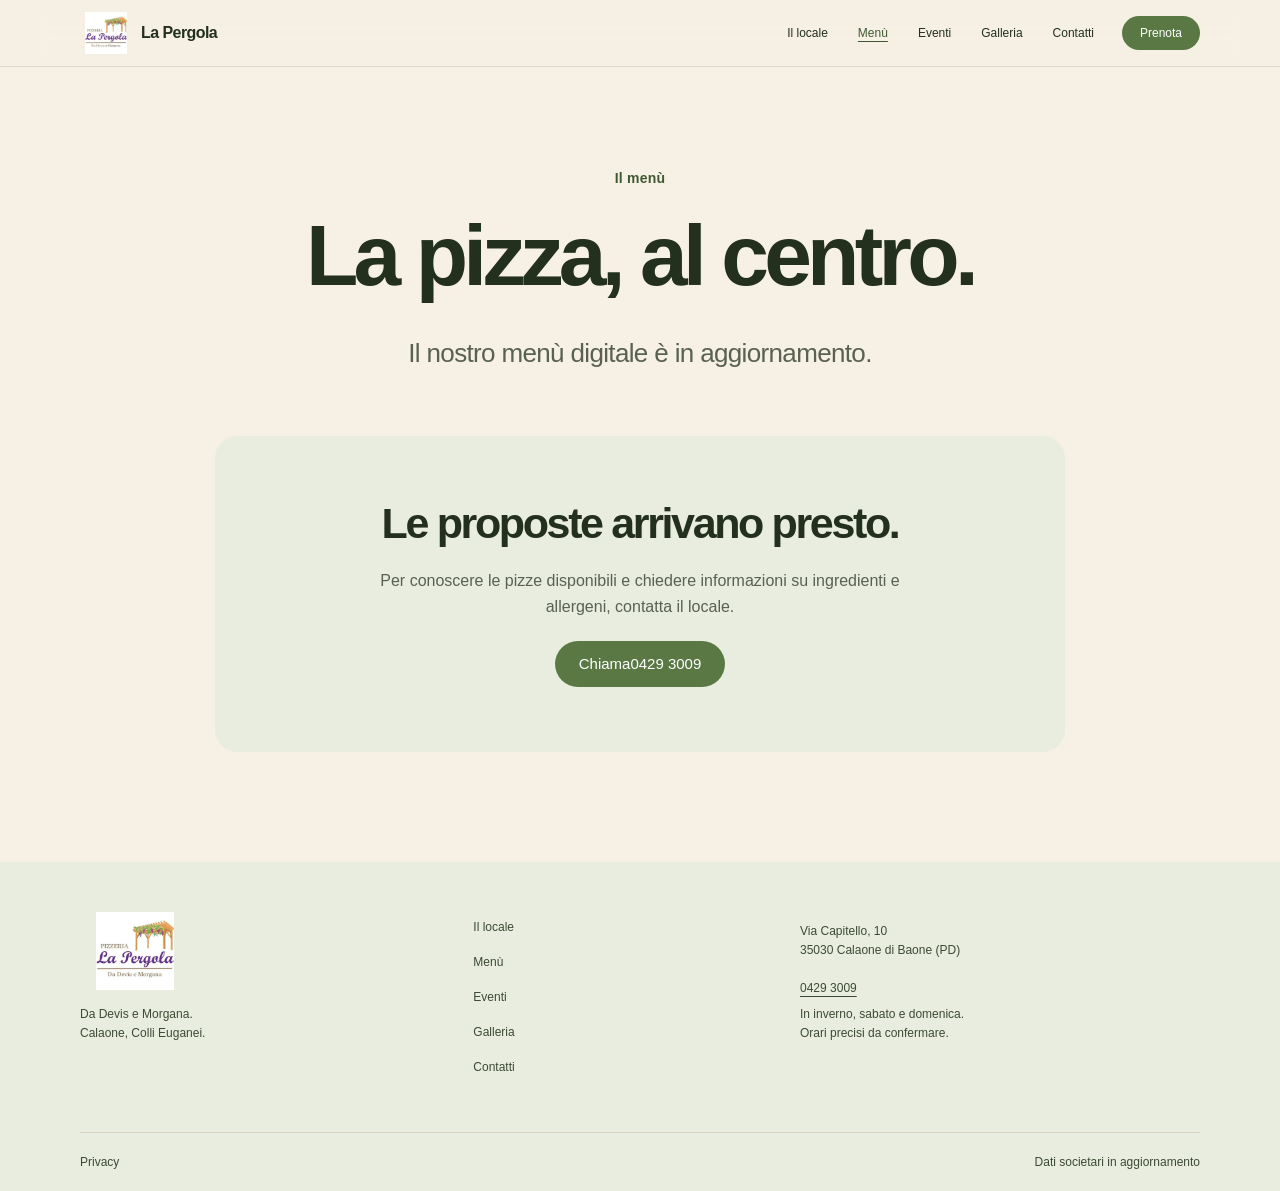
<file: menu.html>
<!doctype html>
<html lang="it">
<head>
<meta charset="utf-8">
<meta name="viewport" content="width=device-width,initial-scale=1">
<title>Menù della pizzeria | La Pergola</title>
<meta name="description" content="Il menù digitale di La Pergola a Calaone di Baone.">
<meta name="robots" content="noindex,follow">
<meta name="theme-color" content="#F6F0E5">
<meta property="og:title" content="Menù della pizzeria | La Pergola">
<meta property="og:description" content="Il menù digitale di La Pergola a Calaone di Baone.">
<meta property="og:type" content="website">
<meta property="og:locale" content="it_IT">
<link rel="icon" href="assets/brand/favicon.svg">
<link rel="stylesheet" href="assets/css/tokens.css">
<link rel="stylesheet" href="assets/css/site.css">
<script type="application/ld+json">{"@context": "https://schema.org", "@type": "Restaurant", "name": "Pizzeria La Pergola – Da Devis e Morgana", "telephone": "+3904293009", "address": {"@type": "PostalAddress", "streetAddress": "Via Capitello, 10", "postalCode": "35030", "addressLocality": "Baone", "addressRegion": "PD", "addressCountry": "IT"}}</script>
<script src="assets/js/content.js" defer>
</script>
<script src="assets/js/site.js" defer>
</script>
</head>
<body>
<a class="skip-link" href="#contenuto">Vai al contenuto</a>
<header class="site-header" id="navigazione">
<div class="nav-inner">
<a class="brand" href="index.html" aria-label="La Pergola, homepage">
<img src="assets/brand/logo-web.webp" alt="La Pergola" width="74" height="52">
<span>La Pergola</span>
</a>
<nav class="desktop-nav" aria-label="Navigazione principale">
<a href="chi-siamo.html">Il locale</a>
<a href="menu.html" aria-current="page">Menù</a>
<a href="eventi.html">Eventi</a>
<a href="galleria.html">Galleria</a>
<a href="contatti.html">Contatti</a>
</nav>
<a class="button small" href="prenota.html">Prenota</a>
<details class="mobile-nav">
<summary aria-label="Apri navigazione">
<span>
</span>
<span>
</span>
</summary>
<nav aria-label="Navigazione mobile">
<a href="chi-siamo.html">Il locale</a>
<a href="menu.html" aria-current="page">Menù</a>
<a href="eventi.html">Eventi</a>
<a href="galleria.html">Galleria</a>
<a href="contatti.html">Contatti</a>
<a href="prenota.html">Prenota un tavolo</a>
</nav>
</details>
</div>
</header>
<main id="contenuto" tabindex="-1">
<section class="page-title wrap">
<p class="eyebrow">Il menù</p>
<h1>La pizza, al centro.</h1>
<p class="lead">Il nostro menù digitale è in aggiornamento.</p>
</section>
<section class="wrap content-section">
<div class="menu-tools" hidden>
<label for="category">Categoria</label>
<select id="category">
<option value="">Tutte le categorie</option>
</select>
</div>
<div id="menu-list">
<div class="empty-state">
<h2>Le proposte arrivano presto.</h2>
<p>Per conoscere le pizze disponibili e chiedere informazioni su ingredienti e allergeni, contatta il locale.</p>
<a class="button" href="tel:+3904293009">Chiama <span data-contact="telephoneLabel">0429 3009</span>
</a>
</div>
</div>
</section>
</main>
<footer class="footer">
<div class="wrap footer-top">
<div>
<img src="assets/brand/logo-web.webp" width="110" height="78" alt="La Pergola" loading="lazy">
<p>Da Devis e Morgana.<br>Calaone, Colli Euganei.</p>
</div>
<nav aria-label="Navigazione a piè di pagina">
<a href="chi-siamo.html">Il locale</a>
<a href="menu.html">Menù</a>
<a href="eventi.html">Eventi</a>
<a href="galleria.html">Galleria</a>
<a href="contatti.html">Contatti</a>
</nav>
<div>
<p>
<span data-contact="street">Via Capitello, 10</span>
<br>
<span data-contact="postalCode">35030</span> <span data-contact="locality">Calaone di Baone</span> (<span data-contact="province">PD</span>)</p>
<a href="tel:+3904293009">
<span data-contact="telephoneLabel">0429 3009</span>
</a>
<p>In inverno, sabato e domenica.<br>Orari precisi da confermare.</p>
</div>
</div>
<div class="wrap footer-bottom">
<a href="privacy.html">Privacy</a>
<span>Dati societari in aggiornamento</span>
</div>
</footer>
</body>
</html>
</file>
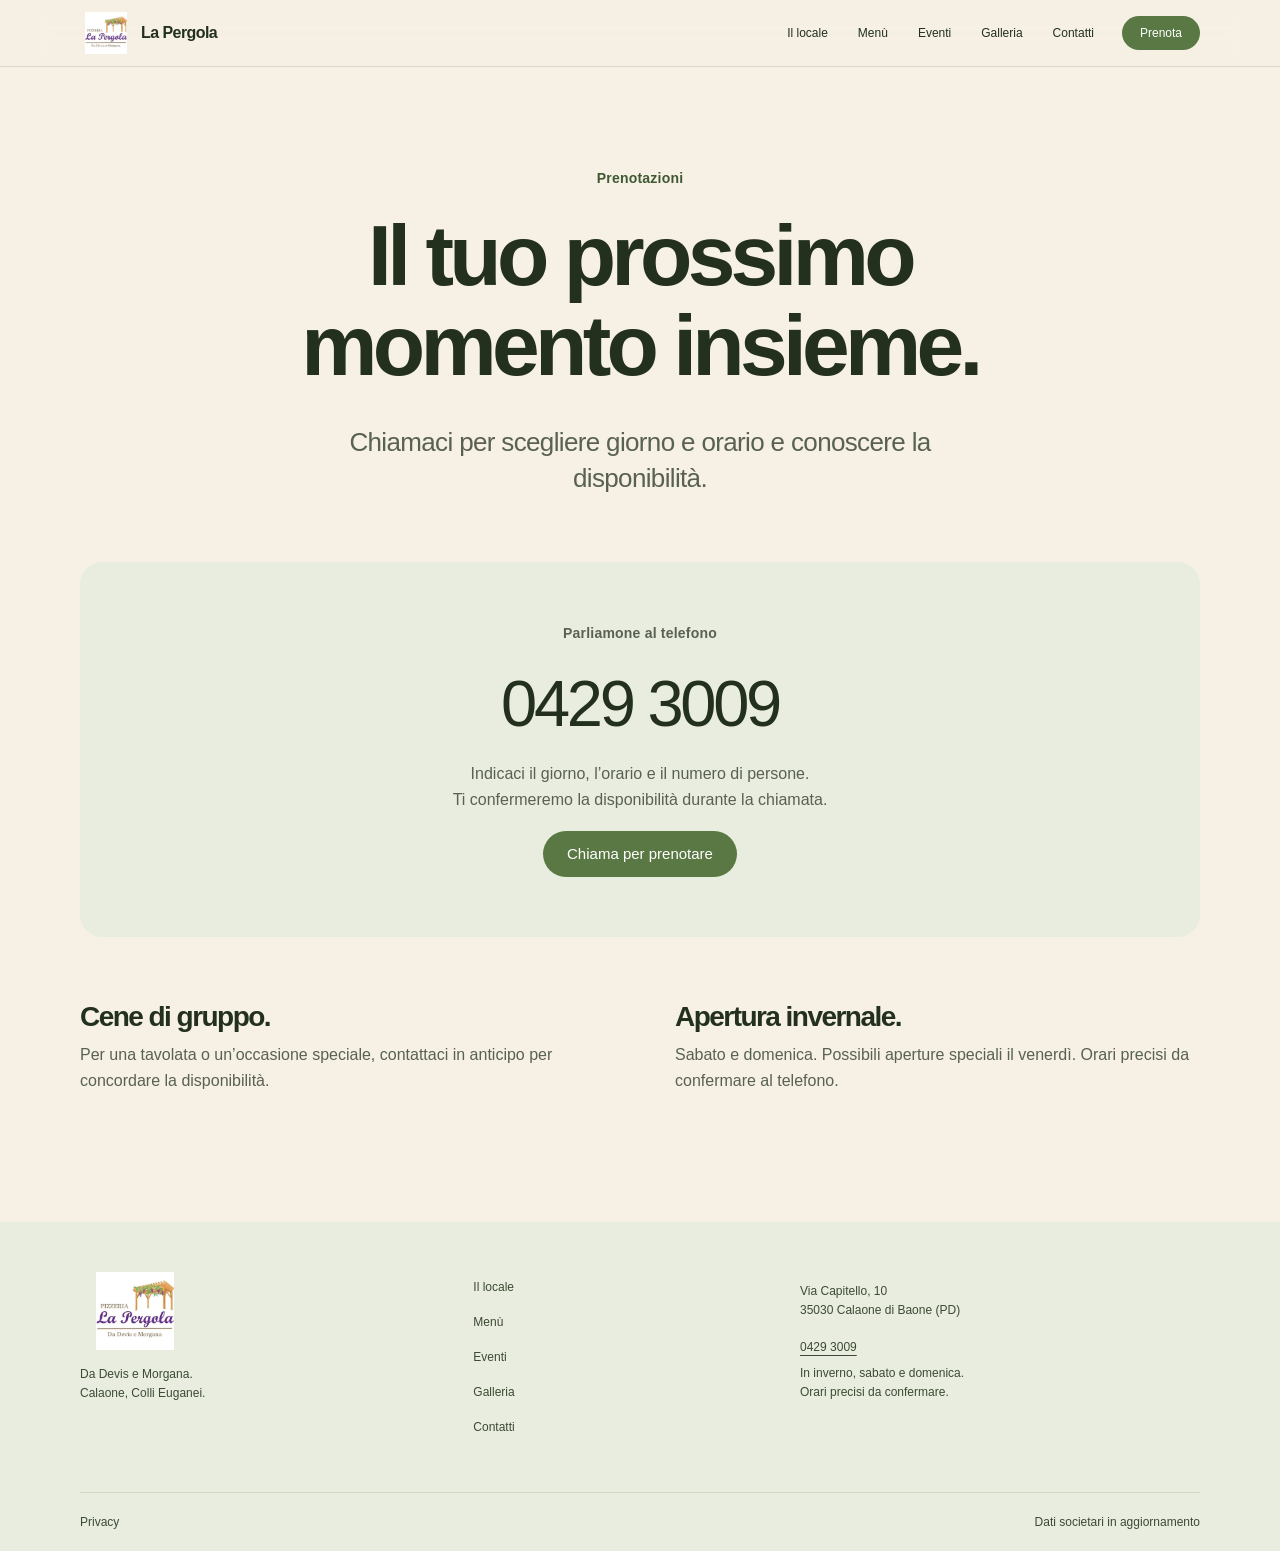
<file: prenota.html>
<!doctype html>
<html lang="it">
<head>
<meta charset="utf-8">
<meta name="viewport" content="width=device-width,initial-scale=1">
<title>Prenota un tavolo | La Pergola</title>
<meta name="description" content="Contatta La Pergola per prenotare un tavolo o una cena di gruppo a Calaone.">
<meta name="robots" content="noindex,follow">
<meta name="theme-color" content="#F6F0E5">
<meta property="og:title" content="Prenota un tavolo | La Pergola">
<meta property="og:description" content="Contatta La Pergola per prenotare un tavolo o una cena di gruppo a Calaone.">
<meta property="og:type" content="website">
<meta property="og:locale" content="it_IT">
<link rel="icon" href="assets/brand/favicon.svg">
<link rel="stylesheet" href="assets/css/tokens.css">
<link rel="stylesheet" href="assets/css/site.css">
<script type="application/ld+json">{"@context": "https://schema.org", "@type": "Restaurant", "name": "Pizzeria La Pergola – Da Devis e Morgana", "telephone": "+3904293009", "address": {"@type": "PostalAddress", "streetAddress": "Via Capitello, 10", "postalCode": "35030", "addressLocality": "Baone", "addressRegion": "PD", "addressCountry": "IT"}}</script>
<script src="assets/js/content.js" defer>
</script>
<script src="assets/js/site.js" defer>
</script>
</head>
<body>
<a class="skip-link" href="#contenuto">Vai al contenuto</a>
<header class="site-header" id="navigazione">
<div class="nav-inner">
<a class="brand" href="index.html" aria-label="La Pergola, homepage">
<img src="assets/brand/logo-web.webp" alt="La Pergola" width="74" height="52">
<span>La Pergola</span>
</a>
<nav class="desktop-nav" aria-label="Navigazione principale">
<a href="chi-siamo.html">Il locale</a>
<a href="menu.html">Menù</a>
<a href="eventi.html">Eventi</a>
<a href="galleria.html">Galleria</a>
<a href="contatti.html">Contatti</a>
</nav>
<a class="button small" href="prenota.html">Prenota</a>
<details class="mobile-nav">
<summary aria-label="Apri navigazione">
<span>
</span>
<span>
</span>
</summary>
<nav aria-label="Navigazione mobile">
<a href="chi-siamo.html">Il locale</a>
<a href="menu.html">Menù</a>
<a href="eventi.html">Eventi</a>
<a href="galleria.html">Galleria</a>
<a href="contatti.html">Contatti</a>
<a href="prenota.html">Prenota un tavolo</a>
</nav>
</details>
</div>
</header>
<main id="contenuto" tabindex="-1">
<section class="page-title wrap">
<p class="eyebrow">Prenotazioni</p>
<h1>Il tuo prossimo<br>momento insieme.</h1>
<p class="lead">Chiamaci per scegliere giorno e orario e conoscere la disponibilità.</p>
</section>
<section class="wrap content-section booking">
<div class="booking-main">
<p class="eyebrow">Parliamone al telefono</p>
<a class="phone" href="tel:+3904293009">
<span data-contact="telephoneLabel">0429 3009</span>
</a>
<p>Indicaci il giorno, l’orario e il numero di persone.<br>Ti confermeremo la disponibilità durante la chiamata.</p>
<a class="button " href="tel:+3904293009">Chiama per prenotare</a>
</div>
<div class="booking-notes">
<div>
<h2>Cene di gruppo.</h2>
<p>Per una tavolata o un’occasione speciale, contattaci in anticipo per concordare la disponibilità.</p>
</div>
<div>
<h2>Apertura invernale.</h2>
<p>Sabato e domenica. Possibili aperture speciali il venerdì. Orari precisi da confermare al telefono.</p>
</div>
</div>
</section>
</main>
<footer class="footer">
<div class="wrap footer-top">
<div>
<img src="assets/brand/logo-web.webp" width="110" height="78" alt="La Pergola" loading="lazy">
<p>Da Devis e Morgana.<br>Calaone, Colli Euganei.</p>
</div>
<nav aria-label="Navigazione a piè di pagina">
<a href="chi-siamo.html">Il locale</a>
<a href="menu.html">Menù</a>
<a href="eventi.html">Eventi</a>
<a href="galleria.html">Galleria</a>
<a href="contatti.html">Contatti</a>
</nav>
<div>
<p>
<span data-contact="street">Via Capitello, 10</span>
<br>
<span data-contact="postalCode">35030</span> <span data-contact="locality">Calaone di Baone</span> (<span data-contact="province">PD</span>)</p>
<a href="tel:+3904293009">
<span data-contact="telephoneLabel">0429 3009</span>
</a>
<p>In inverno, sabato e domenica.<br>Orari precisi da confermare.</p>
</div>
</div>
<div class="wrap footer-bottom">
<a href="privacy.html">Privacy</a>
<span>Dati societari in aggiornamento</span>
</div>
</footer>
</body>
</html>
</file>
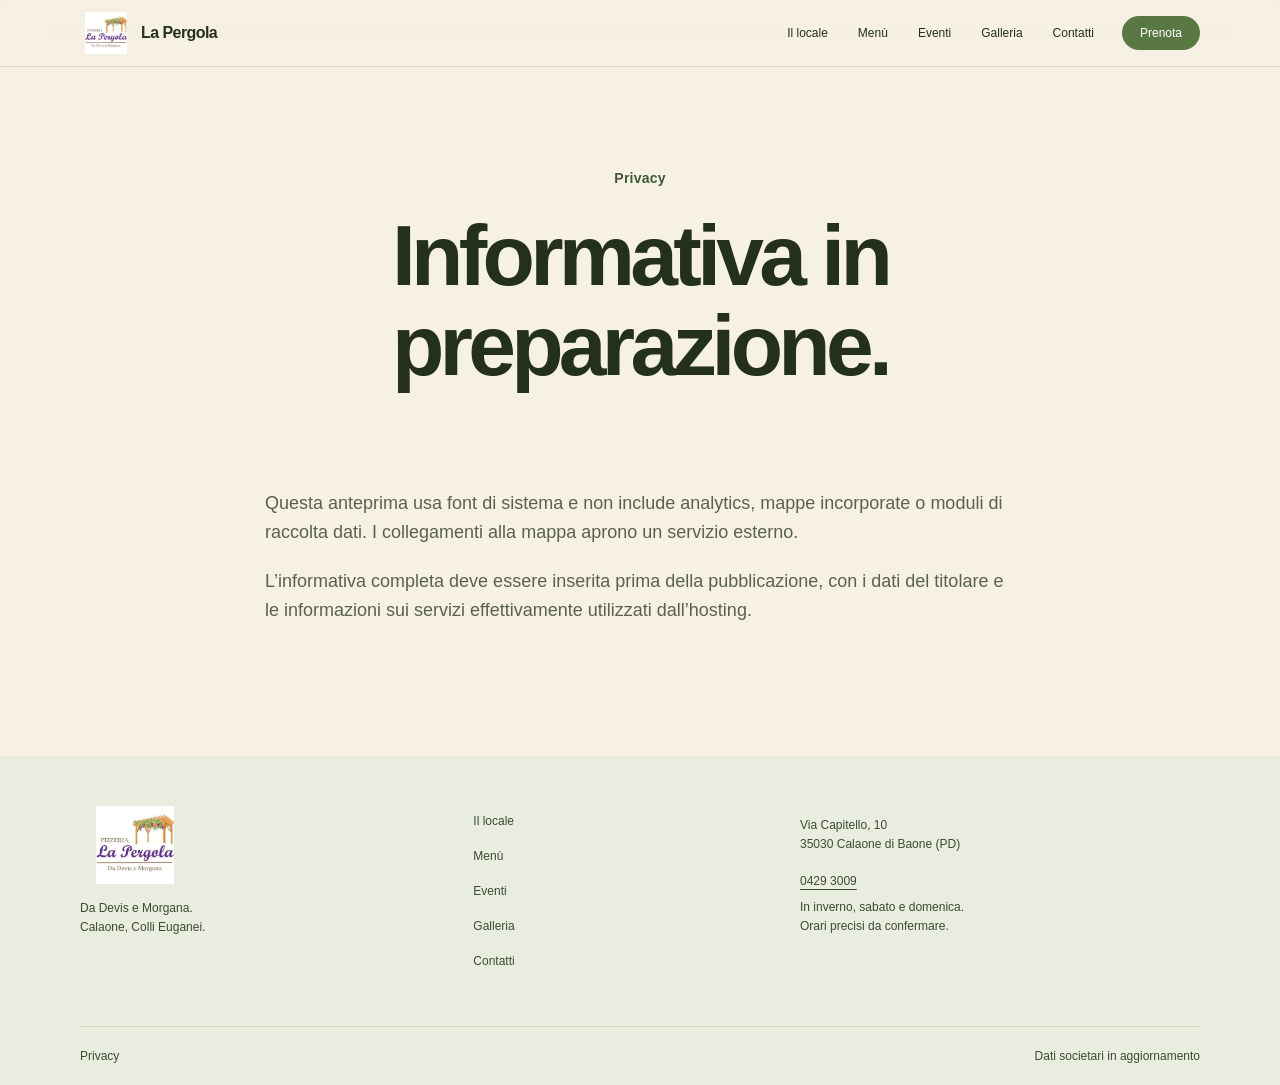
<file: privacy.html>
<!doctype html>
<html lang="it">
<head>
<meta charset="utf-8">
<meta name="viewport" content="width=device-width,initial-scale=1">
<title>Privacy | La Pergola</title>
<meta name="description" content="Informativa provvisoria del sito La Pergola.">
<meta name="robots" content="noindex,follow">
<meta name="theme-color" content="#F6F0E5">
<meta property="og:title" content="Privacy | La Pergola">
<meta property="og:description" content="Informativa provvisoria del sito La Pergola.">
<meta property="og:type" content="website">
<meta property="og:locale" content="it_IT">
<link rel="icon" href="assets/brand/favicon.svg">
<link rel="stylesheet" href="assets/css/tokens.css">
<link rel="stylesheet" href="assets/css/site.css">
<script type="application/ld+json">{"@context": "https://schema.org", "@type": "Restaurant", "name": "Pizzeria La Pergola – Da Devis e Morgana", "telephone": "+3904293009", "address": {"@type": "PostalAddress", "streetAddress": "Via Capitello, 10", "postalCode": "35030", "addressLocality": "Baone", "addressRegion": "PD", "addressCountry": "IT"}}</script>
<script src="assets/js/content.js" defer>
</script>
<script src="assets/js/site.js" defer>
</script>
</head>
<body>
<a class="skip-link" href="#contenuto">Vai al contenuto</a>
<header class="site-header" id="navigazione">
<div class="nav-inner">
<a class="brand" href="index.html" aria-label="La Pergola, homepage">
<img src="assets/brand/logo-web.webp" alt="La Pergola" width="74" height="52">
<span>La Pergola</span>
</a>
<nav class="desktop-nav" aria-label="Navigazione principale">
<a href="chi-siamo.html">Il locale</a>
<a href="menu.html">Menù</a>
<a href="eventi.html">Eventi</a>
<a href="galleria.html">Galleria</a>
<a href="contatti.html">Contatti</a>
</nav>
<a class="button small" href="prenota.html">Prenota</a>
<details class="mobile-nav">
<summary aria-label="Apri navigazione">
<span>
</span>
<span>
</span>
</summary>
<nav aria-label="Navigazione mobile">
<a href="chi-siamo.html">Il locale</a>
<a href="menu.html">Menù</a>
<a href="eventi.html">Eventi</a>
<a href="galleria.html">Galleria</a>
<a href="contatti.html">Contatti</a>
<a href="prenota.html">Prenota un tavolo</a>
</nav>
</details>
</div>
</header>
<main id="contenuto" tabindex="-1">
<section class="page-title wrap">
<p class="eyebrow">Privacy</p>
<h1>Informativa in preparazione.</h1>
<p class="lead">
</p>
</section>
<section class="wrap content-section prose">
<p>Questa anteprima usa font di sistema e non include analytics, mappe incorporate o moduli di raccolta dati. I collegamenti alla mappa aprono un servizio esterno.</p>
<p>L’informativa completa deve essere inserita prima della pubblicazione, con i dati del titolare e le informazioni sui servizi effettivamente utilizzati dall’hosting.</p>
</section>
</main>
<footer class="footer">
<div class="wrap footer-top">
<div>
<img src="assets/brand/logo-web.webp" width="110" height="78" alt="La Pergola" loading="lazy">
<p>Da Devis e Morgana.<br>Calaone, Colli Euganei.</p>
</div>
<nav aria-label="Navigazione a piè di pagina">
<a href="chi-siamo.html">Il locale</a>
<a href="menu.html">Menù</a>
<a href="eventi.html">Eventi</a>
<a href="galleria.html">Galleria</a>
<a href="contatti.html">Contatti</a>
</nav>
<div>
<p>
<span data-contact="street">Via Capitello, 10</span>
<br>
<span data-contact="postalCode">35030</span> <span data-contact="locality">Calaone di Baone</span> (<span data-contact="province">PD</span>)</p>
<a href="tel:+3904293009">
<span data-contact="telephoneLabel">0429 3009</span>
</a>
<p>In inverno, sabato e domenica.<br>Orari precisi da confermare.</p>
</div>
</div>
<div class="wrap footer-bottom">
<a href="privacy.html">Privacy</a>
<span>Dati societari in aggiornamento</span>
</div>
</footer>
</body>
</html>
</file>
<file: assets/css/tokens.css>
/* La Pergola — Tradizione 2.0 | Verde foglia + crema */
:root {
  --brand-foglia: #597843;
  --brand-crema: #F6F0E5;
  --brand-legno: #926F4E;
  --brand-viola: #672A83;
  --brand-primario: var(--brand-foglia);
  --brand-secondario: var(--brand-crema);
  --brand-sfondo: var(--brand-crema);
  --brand-testo: #405932;
  --brand-on-primary: #FFFFFF;
  --brand-hover: #405932;
  --brand-dettaglio: var(--brand-legno);
  --brand-accento: var(--brand-viola);
  --font-heading: "Playball", Georgia, serif;
  --font-body: "Merriweather", Georgia, serif;
  --font-ui: Arial, sans-serif;
}
</file>
<file: assets/css/site.css>
:root {
  --ink:#23301e;
  --muted:#596151;
  --line:#926f4e33;
  --cream:#f6f0e5;
  --leaf:#597843;
  --dark:#405932;
  font-family:Arial,Helvetica,sans-serif;
  color:var(--ink);
  background:var(--cream);
  -webkit-text-size-adjust:100%
}

* {
  box-sizing:border-box
}

body,figure {
  margin:0
}

img {
  max-width:100%;
  display:block
}

button,select {
  font:inherit
}

button,summary {
  cursor:pointer
}

a {
  color:inherit;
  text-underline-offset:4px
}

p {
  line-height:1.6;
  margin:0 0 1.15em
}

h1,h2,h3 {
  margin:0 0 .4em;
  line-height:1.04;
  font-weight:650;
  letter-spacing:-.055em;
  text-wrap:balance
}

h1 {
  font-size:clamp(42px,6.7vw,94px)
}

h2 {
  font-size:clamp(34px,5.2vw,72px)
}

h3 {
  font-size:clamp(24px,2.6vw,34px);
  letter-spacing:-.035em
}

:focus-visible {
  outline:3px solid #672a83;
  outline-offset:5px
}

[hidden] {
  display:none!important
}

.wrap {
  width:min(1120px,calc(100% - 64px));
  margin-inline:auto
}

.eyebrow {
  font-size:14px;
  font-weight:650;
  letter-spacing:.015em;
  margin-bottom:22px;
  color:var(--dark)
}

.lead {
  font-size:clamp(19px,2.1vw,26px);
  line-height:1.4;
  letter-spacing:-.025em;
  color:var(--muted)
}

.button {
  min-height:46px;
  display:inline-flex;
  align-items:center;
  justify-content:center;
  padding:13px 23px;
  background:var(--leaf);
  color:white;
  border:1px solid transparent;
  border-radius:30px;
  text-decoration:none;
  font-size:15px;
  font-weight:500;
  line-height:1.2;
  transition:background .2s
}

.button:hover {
  background:var(--dark)
}

.button.small {
  min-height:34px;
  padding:9px 17px;
  font-size:12px
}

.button.cream {
  background:var(--cream);
  color:var(--dark)
}

.button.cream:hover {
  background:white
}

.button.glass {
  color:white;
  border-color:#ffffffa0;
  background:#151b1677;
  backdrop-filter:blur(8px)
}

.button.glass:hover {
  background:#151b16aa
}

.actions {
  display:flex;
  gap:14px;
  flex-wrap:wrap;
  justify-content:center
}

.text-link {
  display:inline-flex;
  align-items:center;
  gap:8px;
  min-height:44px;
  color:var(--dark);
  text-decoration:none;
  font-size:17px
}

.text-link:hover {
  text-decoration:underline
}

.center {
  text-align:center
}

.skip-link {
  position:fixed;
  z-index:100;
  top:12px;
  left:12px;
  transform:translateY(-160%);
  background:var(--cream);
  padding:12px
}

.skip-link:focus {
  transform:none
}

.site-header {
  position:sticky;
  z-index:20;
  top:0;
  background:#f6f0e5ed;
  border-bottom:1px solid var(--line);
  backdrop-filter:blur(20px)
}

.nav-inner {
  width:min(1120px,calc(100% - 48px));
  min-height:66px;
  margin:auto;
  display:flex;
  align-items:center;
  gap:28px
}

.brand {
  display:flex;
  align-items:center;
  gap:10px;
  text-decoration:none;
  white-space:nowrap
}

.brand img {
  width:51px;
  height:42px;
  object-fit:contain
}

.brand span {
  font-size:16px;
  font-weight:650;
  letter-spacing:-.035em
}

.desktop-nav {
  display:flex;
  margin-left:auto;
  gap:30px;
  align-items:center
}

.desktop-nav a {
  font-size:12px;
  text-decoration:none;
  min-height:44px;
  display:flex;
  align-items:center
}

.desktop-nav a:hover,.desktop-nav [aria-current] {
  color:var(--dark);
  text-decoration:underline
}

.mobile-nav {
  display:none
}

.mobile-nav summary {
  width:44px;
  height:44px;
  display:grid;
  align-content:center;
  gap:6px;
  justify-content:center;
  list-style:none
}

.mobile-nav summary::-webkit-details-marker {
  display:none
}

.mobile-nav summary span {
  height:1px;
  width:18px;
  background:var(--ink)
}

.mobile-nav nav {
  position:absolute;
  right:0;
  left:0;
  top:100%;
  padding:18px 30px 28px;
  background:var(--cream);
  display:grid;
  box-shadow:0 20px 20px #17211715
}

.mobile-nav a {
  padding:12px 0;
  text-decoration:none;
  font-size:20px;
  letter-spacing:-.02em
}

.mobile-nav[open] summary span:first-child {
  transform:translateY(3.5px) rotate(45deg)
}

.mobile-nav[open] summary span:last-child {
  transform:translateY(-3.5px) rotate(-45deg)
}

.home .site-header {
  position:fixed;
  left:0;
  right:0
}

.cinematic {
  background:#21291c
}

.stage {
  position:relative;
  min-height:100svh;
  isolation:isolate;
  overflow:hidden;
  color:white
}

.scenes,.scene,.scene img,.shade {
  position:absolute;
  inset:0;
  width:100%;
  height:100%
}

.scene img {
  object-fit:cover;
  object-position:73% center
}

.scene-sunset {
  opacity:0
}

.shade {
  background:linear-gradient(0deg,#172013b3,#17201355 55%,#17201359)
}

.hero-content {
  position:relative;
  z-index:2;
  min-height:100svh;
  display:flex;
  flex-direction:column;
  align-items:center;
  justify-content:center;
  padding:110px 24px 100px;
  text-align:center
}

.hero-content .eyebrow {
  color:white
}

.hero-content h1 {
  font-size:clamp(44px,6.8vw,96px);
  max-width:14ch;
  color:white
}

.hero-subtitle {
  font-size:clamp(20px,2.3vw,30px);
  line-height:1.35;
  letter-spacing:-.035em;
  margin:18px 0 29px
}

.scene-bottom {
  position:absolute;
  bottom:24px;
  left:32px;
  right:32px;
  z-index:3;
  display:flex;
  justify-content:space-between;
  align-items:center;
  gap:15px;
  font-size:12px
}

.scene-bottom a {
  min-height:44px;
  display:flex;
  align-items:center;
  gap:10px;
  text-decoration:none
}

.scene-bottom small {
  background:#172013cc;
  padding:6px 9px;
  border-radius:4px;
  font-size:10px
}

.intro-controls {
  position:absolute;
  inset:0;
  z-index:4;
  pointer-events:none
}

.intro-controls button {
  pointer-events:auto;
  color:white;
  border:1px solid #ffffff77;
  background:#182012d9
}

.scroll-arrow {
  position:absolute;
  left:50%;
  bottom:8%;
  translate:-50% 0;
  width:46px;
  height:46px;
  border-radius:50%;
  font-size:24px;
  animation:nudge 2.6s infinite
}

.skip-intro {
  position:absolute;
  right:24px;
  bottom:24px;
  border-radius:22px;
  padding:10px 15px;
  min-height:44px;
  font-size:12px
}

.is-cinematic {
  height:285svh
}

.is-cinematic .stage {
  height:100svh;
  position:sticky;
  top:0
}

.intro-boot .site-header,.intro-boot .hero-content,.intro-boot .scene-bottom,.intro-boot .shade {
  visibility:hidden
}

.intro-boot .scene-night {
  opacity:0
}

@keyframes nudge {
  50% {
    transform:translateY(5px)
  }
}

.section {
  padding-block:110px
}

.section-intro {
  text-align:center;
  max-width:850px;
  margin:0 auto 60px
}

.section-intro .lead {
  max-width:620px;
  margin:22px auto 15px
}

.wide-photo picture {
  display:block;
  overflow:hidden;
  border-radius:22px
}

.wide-photo img {
  width:100%;
  height:500px;
  object-fit:cover;
  object-position:68% center
}

.wide-photo figcaption {
  text-align:right;
  color:var(--muted);
  font-size:11px;
  padding:12px 2px
}

.pizza-section {
  background:var(--leaf);
  color:white;
  text-align:center
}

.pizza-inner {
  padding-block:110px
}

.pizza-inner h2 {
  font-size:clamp(43px,7vw,96px);
  font-weight:650
}

.pizza-inner .eyebrow {
  color:white
}

.pizza-inner .lead {
  color:white;
  margin:25px auto;
  max-width:520px
}

.quiet {
  font-size:12px;
  color:white;
  margin-top:20px;
  margin-bottom:0
}

.garden-panel {
  position:relative;
  border-radius:22px;
  overflow:hidden;
  min-height:540px;
  background:var(--dark)
}

.garden-panel picture,.garden-panel img {
  position:absolute;
  width:100%;
  height:100%;
  object-fit:cover;
  object-position:68% center
}

.garden-panel>div {
  position:absolute;
  bottom:28px;
  left:32px;
  right:32px;
  display:flex;
  align-items:end;
  justify-content:space-between;
  gap:15px
}

.garden-panel small {
  color:white;
  background:#20291bd9;
  padding:6px 9px;
  border-radius:4px;
  font-size:10px
}

.events-section {
  background:#e9eddf
}

.events-inner {
  padding-block:100px;
  display:grid;
  grid-template-columns:1fr 1fr;
  gap:70px;
  align-items:center
}

.events-inner h2 {
  font-size:clamp(34px,4.3vw,57px)
}

.events-inner p:last-of-type {
  color:var(--muted)
}

.visit-grid {
  display:grid;
  grid-template-columns:1fr 1fr;
  gap:80px;
  padding-block:25px 50px
}

.visit-grid>div {
  border-top:1px solid var(--line);
  padding-top:30px
}

.visit-grid p {
  color:var(--muted)
}

.footer {
  background:#e9eddf;
  font-size:12px;
  color:#3c4a33
}

.footer-top {
  padding:50px 0;
  display:grid;
  grid-template-columns:1fr .8fr 1.2fr;
  gap:60px
}

.footer-top img {
  object-fit:contain;
  margin-bottom:15px
}

.footer-top nav {
  display:grid;
  align-content:start;
  gap:5px
}

.footer-top nav a {
  padding-block:8px;
  text-decoration:none;
  width:fit-content
}

.footer-top p {
  margin:10px 0 20px
}

.footer-bottom {
  display:flex;
  justify-content:space-between;
  gap:20px;
  border-top:1px solid var(--line);
  padding-block:22px
}

.footer-bottom a {
  text-decoration:none
}

.page-title {
  padding-block:100px 65px;
  text-align:center
}

.page-title h1 {
  max-width:15ch;
  margin-inline:auto
}

.page-title .lead {
  max-width:650px;
  margin:24px auto 0
}

.content-section {
  padding-bottom:110px
}

.story {
  max-width:680px;
  margin:65px auto 0
}

.story h2 {
  font-size:40px
}

.story p {
  color:var(--muted)
}

.story .lead {
  margin-block:25px
}

.empty-state {
  padding:65px 40px;
  text-align:center;
  background:#e9eddf;
  border-radius:22px;
  max-width:850px;
  margin:auto
}

.empty-state h2 {
  font-size:clamp(28px,3.5vw,43px)
}

.empty-state p {
  max-width:520px;
  margin:22px auto;
  color:var(--muted)
}

.menu-tools {
  display:flex;
  align-items:center;
  justify-content:center;
  gap:14px;
  margin-bottom:40px;
  flex-wrap:wrap
}

.menu-tools select {
  min-height:44px;
  border:1px solid var(--line);
  border-radius:8px;
  padding:8px 15px;
  background:var(--cream);
  color:var(--ink)
}

.menu-group {
  max-width:850px;
  margin:0 auto 50px
}

.menu-group h2 {
  font-size:30px;
  border-bottom:1px solid var(--line);
  padding-bottom:20px
}

.menu-item {
  display:flex;
  gap:20px;
  padding:24px 0;
  border-bottom:1px solid var(--line)
}

.menu-item img {
  width:100px;
  height:100px;
  object-fit:cover;
  border-radius:10px
}

.menu-item h3 {
  font-size:22px
}

.menu-item p {
  font-size:15px;
  margin:.5em 0;
  color:var(--muted)
}

.menu-item strong {
  margin-left:auto;
  white-space:nowrap
}

.event-card {
  padding:30px 0;
  border-bottom:1px solid var(--line)
}

.event-card h2 {
  font-size:32px
}

.event-card time {
  display:block;
  margin-bottom:15px;
  color:var(--muted)
}

.event-card p {
  max-width:65ch
}

.booking-main {
  background:#e9eddf;
  text-align:center;
  border-radius:22px;
  padding:60px 30px
}

.phone {
  display:block;
  font-size:clamp(35px,5.5vw,65px);
  letter-spacing:-.05em;
  text-decoration:none;
  margin:20px auto
}

.booking-main p {
  color:var(--muted)
}

.booking-notes {
  display:grid;
  grid-template-columns:1fr 1fr;
  gap:70px;
  padding-top:65px
}

.booking-notes h2 {
  font-size:28px
}

.booking-notes p {
  color:var(--muted)
}

.gallery {
  display:grid;
  grid-template-columns:repeat(3,1fr);
  gap:24px
}

.gallery a {
  display:block;
  border-radius:18px;
  overflow:hidden
}

.gallery img {
  width:100%;
  height:340px;
  object-fit:cover;
  object-position:73% center;
  transition:transform .35s
}

.gallery a:hover img {
  transform:scale(1.025)
}

.gallery figcaption {
  font-size:14px;
  padding:18px 2px
}

.gallery figcaption span {
  display:block;
  font-size:11px;
  color:var(--muted);
  margin-top:7px
}

.prose {
  max-width:750px;
  font-size:18px
}

.prose p {
  color:var(--muted)
}

dialog {
  padding:18px;
  border:0;
  border-radius:18px;
  background:var(--cream);
  max-width:min(1200px,94vw);
  max-height:94svh;
  color:var(--ink)
}

dialog::backdrop {
  background:#131a12dc;
  backdrop-filter:blur(10px)
}

dialog img {
  max-height:72svh;
  object-fit:contain;
  margin:auto
}

dialog p {
  font-size:12px;
  margin:15px 0 0
}

.lightbox-toolbar {
  display:flex;
  gap:10px;
  justify-content:flex-end;
  margin-bottom:15px
}

.lightbox-toolbar button {
  min-width:44px;
  min-height:44px;
  border:1px solid var(--line);
  border-radius:24px;
  background:var(--cream);
  color:var(--ink);
  padding:8px 15px
}

@media(max-width:850px) {
  .desktop-nav {
    display:none
  }
  .mobile-nav {
    display:block
  }
  .nav-inner {
    gap:12px
  }
  .nav-inner>.button {
    margin-left:auto
  }
  .events-inner {
    gap:40px
  }
  .gallery {
    gap:15px
  }
  .gallery img {
    height:270px
  }
}

@media(max-width:700px) {
  .wrap {
    width:calc(100% - 40px)
  }
  .nav-inner {
    width:calc(100% - 24px);
    min-height:60px
  }
  .brand span {
    font-size:14px
  }
  .brand img {
    width:43px;
    height:36px
  }
  .is-cinematic {
    height:230svh
  }
  .scene img {
    object-position:31% center
  }
  .scene-day img {
    object-position:65% center
  }
  .hero-content {
    padding:90px 24px 100px
  }
  .hero-content h1 {
    font-size:clamp(38px,10.7vw,68px)
  }
  .hero-subtitle {
    margin:20px 0 27px
  }
  .hero-content .eyebrow {
    font-size:12px
  }
  .shade {
    background:linear-gradient(0deg,#172013bd,#17201377 55%,#17201355)
  }
  .hero-content .actions {
    gap:10px
  }
  .actions .button {
    padding:12px 17px;
    font-size:14px
  }
  .scene-bottom {
    left:20px;
    right:20px;
    bottom:16px;
    font-size:11px;
    align-items:end
  }
  .scene-bottom a {
    max-width:140px
  }
  .skip-intro {
    right:16px;
    bottom:16px
  }
  .section {
    padding-block:75px
  }
  .section-intro {
    margin-bottom:35px
  }
  .section-intro .lead br {
    display:none
  }
  .wide-photo img {
    height:420px;
    object-position:center
  }
  .wide-photo picture,.garden-panel,.empty-state,.booking-main {
    border-radius:18px
  }
  .pizza-inner {
    padding-block:80px
  }
  .garden-panel {
    min-height:470px
  }
  .garden-panel>div {
    left:20px;
    right:20px;
    bottom:20px;
    align-items:start;
    flex-direction:column
  }
  .garden-panel img {
    object-position:center
  }
  .events-inner {
    grid-template-columns:1fr;
    padding-block:75px;
    gap:25px
  }
  .visit-grid,.booking-notes {
    grid-template-columns:1fr;
    gap:25px
  }
  .visit-grid {
    padding-bottom:30px
  }
  .footer-top {
    grid-template-columns:1fr 1fr;
    gap:30px;
    padding-block:35px
  }
  .footer-top>div:last-child {
    grid-column:1/-1
  }
  .footer-bottom {
    flex-wrap:wrap;
    gap:12px
  }
  .page-title {
    padding-block:65px 45px
  }
  .page-title .lead {
    margin-top:20px
  }
  .content-section {
    padding-bottom:75px
  }
  .empty-state {
    padding:40px 24px
  }
  .gallery {
    grid-template-columns:1fr;
    gap:25px
  }
  .gallery img {
    height:380px;
    object-position:center
  }
  .gallery figcaption {
    padding-top:14px
  }
  .story {
    margin-top:45px
  }
  .story h2 {
    font-size:32px
  }
  .booking-main {
    padding:40px 20px
  }
  .booking-notes {
    padding-top:40px
  }
  .menu-item {
    gap:12px
  }
  .menu-item img {
    width:65px;
    height:65px
  }
}

@media(max-height:519px) {
  .hero-content {
    padding-top:100px;
    padding-bottom:90px
  }
  .stage {
    min-height:600px
  }
  .hero-content {
    min-height:600px
  }
}

@media(prefers-reduced-motion:reduce) {
  *,*::before,*::after {
    animation:none!important;
    transition:none!important;
    scroll-behavior:auto!important
  }
}
</file>
